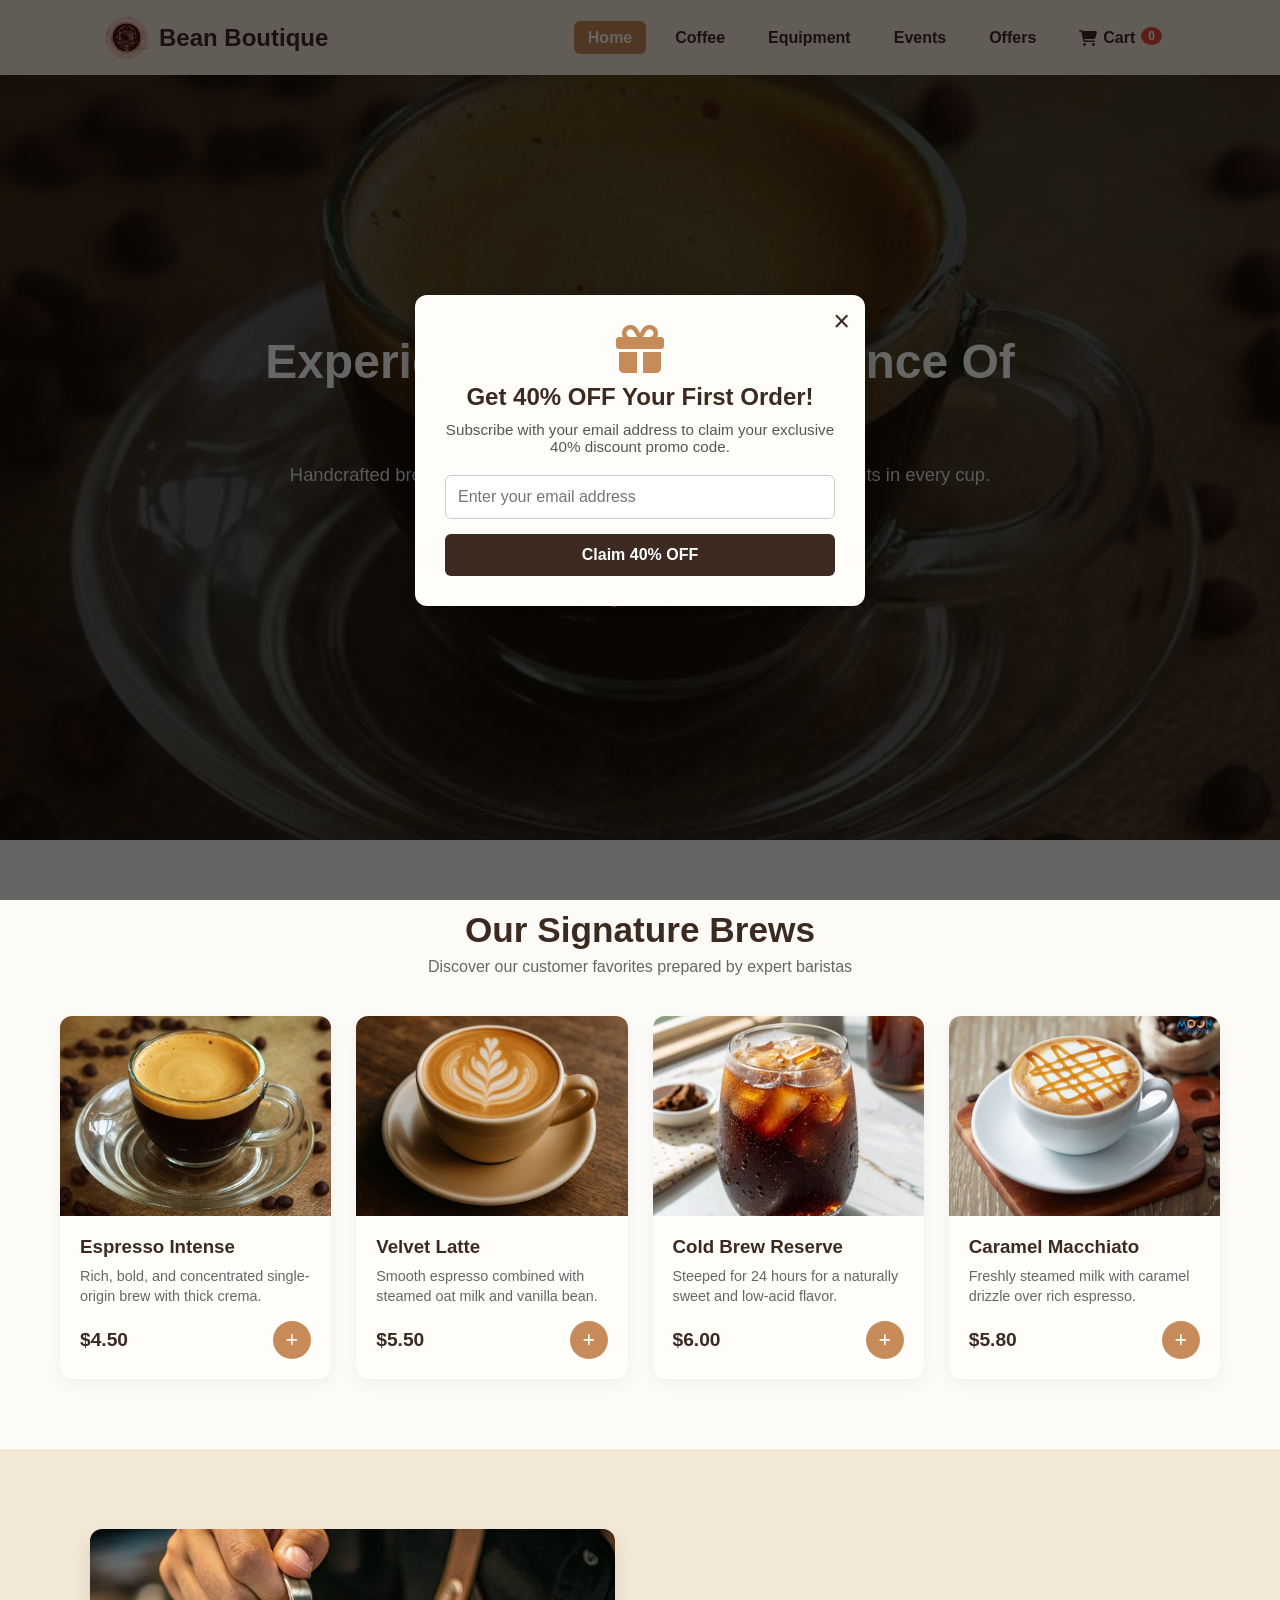
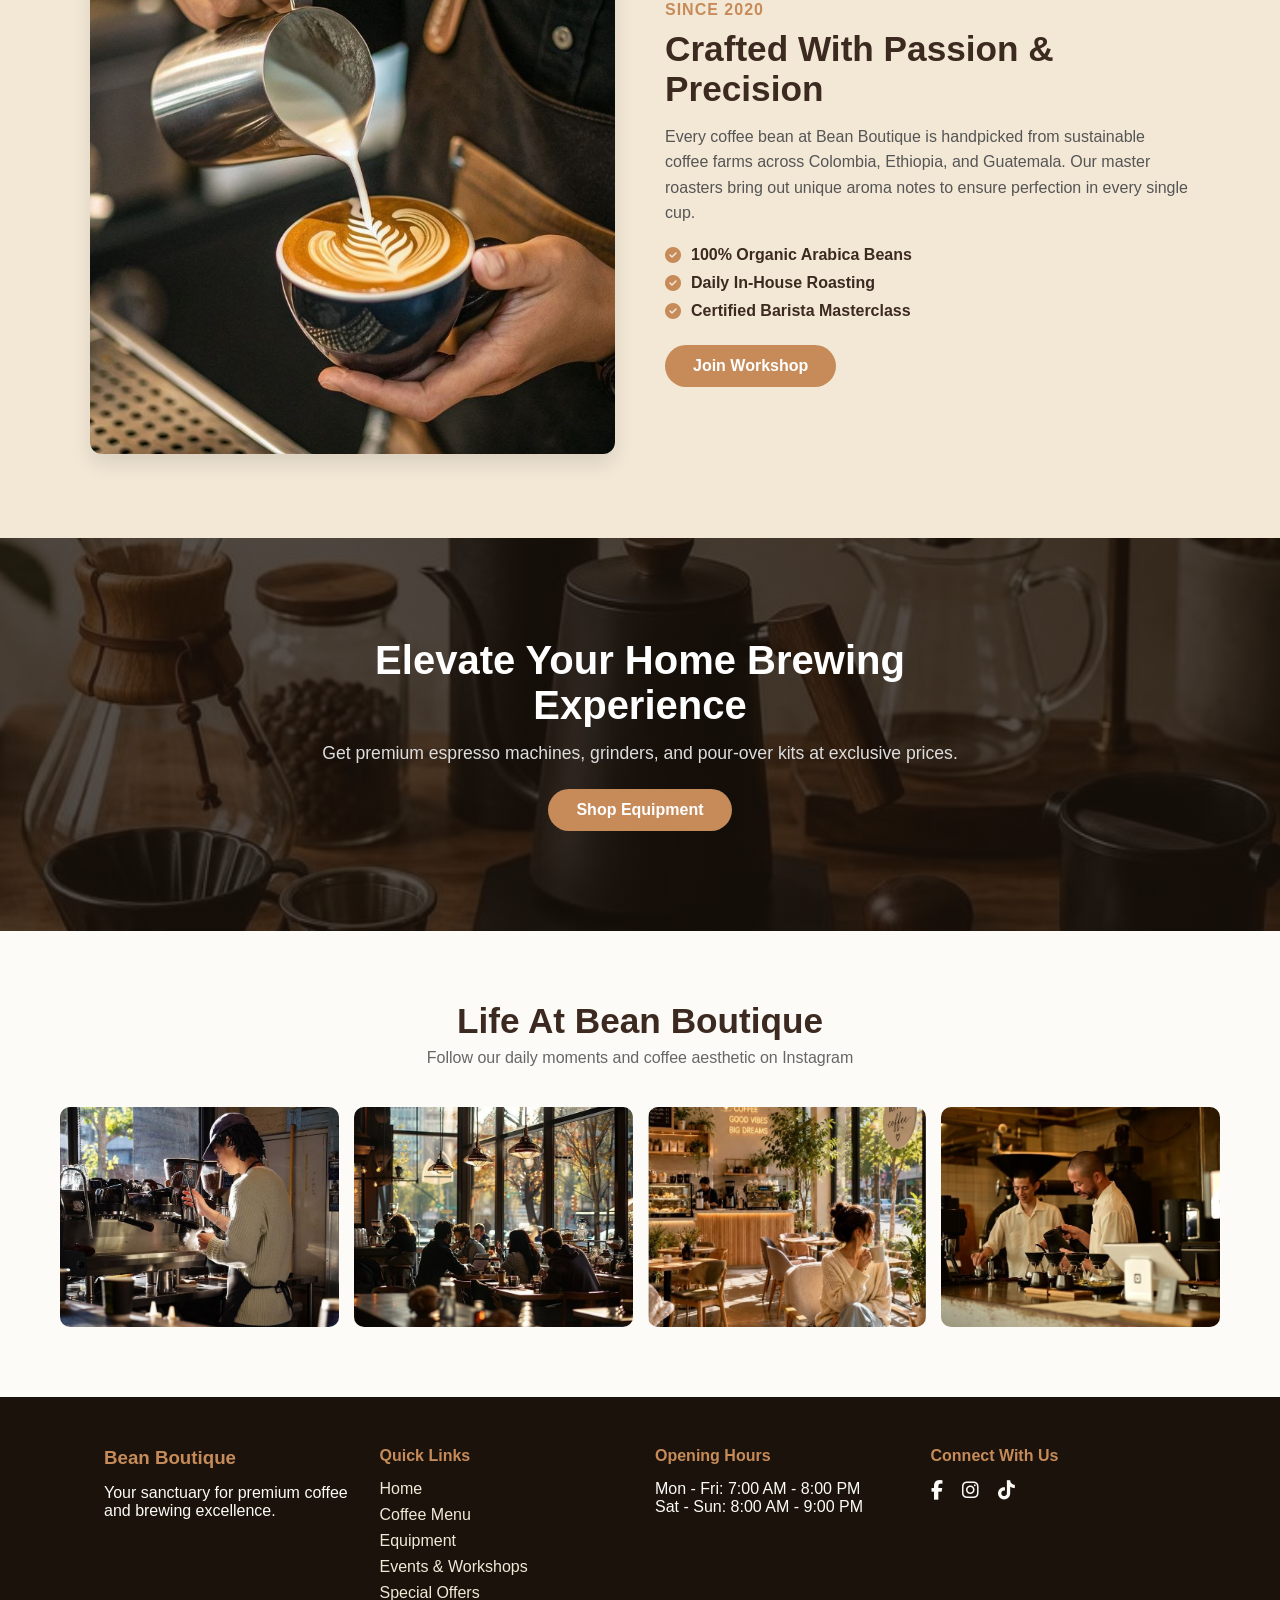
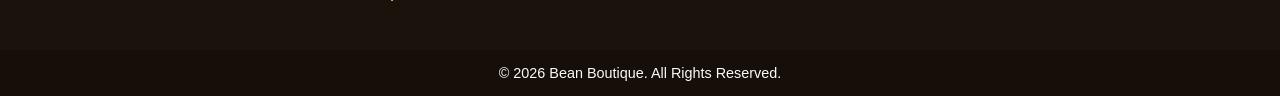
<file: HTML/index.html>
<!DOCTYPE html>
<html lang="en">
<head>
  <meta charset="UTF-8">
  <meta name="viewport" content="width=device-width, initial-scale=1.0">
  <title>Bean Boutique | Premium Coffee & Equipment</title>
  <link rel="stylesheet" href="../CSS/style.css">
  <link rel="stylesheet" href="https://cdnjs.cloudflare.com/ajax/libs/font-awesome/6.4.0/css/all.min.css">
  <link rel="stylesheet" href="https://unpkg.com/aos@next/dist/aos.css" />
</head>
<body>
  <header>
    <nav class="navbar">
      <div class="logo">
        <img src="../images/logo.png" alt="Bean Boutique Logo">
        <span>Bean Boutique</span>
      </div>
      
      <div class="menu-toggle" id="mobile-menu" onclick="toggleMenu()">
        <i class="fas fa-bars"></i>
      </div>

      <ul class="nav-links">
        <li><a href="index.html">Home</a></li>
        <li><a href="coffee.html">Coffee</a></li>
        <li><a href="equipment.html">Equipment</a></li>
        <li><a href="events.html">Events</a></li>
        <li><a href="offers.html">Offers</a></li>
        <li>
          <a href="cart.html" class="cart-link">
            <i class="fas fa-shopping-cart"></i> Cart
            <span id="cart-count" class="cart-badge">0</span>
          </a>
        </li>
      </ul>
    </nav>
  </header>
  <section class="hero-section">
    <div class="video-wrapper">
      <video autoplay loop muted playsinline poster="../images/image1.jpg">
        <source src="../video/bg-video.mp4" type="video/mp4">
        Your browser does not support video.
      </video>
      <div class="video-overlay"></div>
    </div>
    <div class="slideshow-container">
      <div class="slide fade">
        <span class="sub-title">Artisanal Coffee House</span>
        <h1>Experience The Pure Essence Of Coffee</h1>
        <p>Handcrafted brews, ethically sourced beans, and unforgettable moments in every cup.</p>
        <div class="hero-btns">
          <a href="coffee.html" class="btn btn-primary">Explore Menu</a>
          <a href="offers.html" class="btn btn-outline">Special Offers</a>
        </div>
      </div>

      <div class="slide fade">
        <span class="sub-title">Freshly Roasted Daily</span>
        <h1>Sourced From World-Class Coffee Farms</h1>
        <p>Directly imported organic beans roasted to perfection by our master baristas.</p>
        <div class="hero-btns">
          <a href="offers.html" class="btn btn-primary">View Discounts</a>
        </div>
      </div>

      <div class="slide fade">
        <span class="sub-title">Brewing Perfection</span>
        <h1>Premium Home Brewing Equipment</h1>
        <p>Elevate your morning coffee routine with state-of-the-art grinders and machines.</p>
        <div class="hero-btns">
          <a href="equipment.html" class="btn btn-primary">Shop Equipment</a>
        </div>
      </div>
      <div class="dots-container">
        <span class="dot" onclick="currentSlide(1)"></span>
        <span class="dot" onclick="currentSlide(2)"></span>
        <span class="dot" onclick="currentSlide(3)"></span>
      </div>
    </div>
  </section>
  <section class="featured-section">
    <div class="section-header">
      <h2>Our Signature Brews</h2>
      <p>Discover our customer favorites prepared by expert baristas</p>
    </div>

    <div class="cards-grid">
      <div class="card">
        <div class="card-img">
          <img src="../images/image1.jpg" alt="Espresso Special">
        </div>
        <div class="card-info">
          <h3>Espresso Intense</h3>
          <p>Rich, bold, and concentrated single-origin brew with thick crema.</p>
          <div class="card-bottom">
            <span class="price">$4.50</span>
            <button class="card-btn add-to-cart-btn" data-title="Espresso Intense" data-price="4.50" data-img="../images/image1.jpg"><i class="fas fa-plus"></i></button>
          </div>
        </div>
      </div>
      <div class="card">
        <div class="card-img">
          <img src="../images/image2.jpg" alt="Velvet Latte">
        </div>
        <div class="card-info">
          <h3>Velvet Latte</h3>
          <p>Smooth espresso combined with steamed oat milk and vanilla bean.</p>
          <div class="card-bottom">
            <span class="price">$5.50</span>
            <button class="card-btn add-to-cart-btn" data-title="Velvet Latte" data-price="5.50" data-img="../images/image2.jpg"><i class="fas fa-plus"></i></button>
          </div>
        </div>
      </div>

      <div class="card">
        <div class="card-img">
          <img src="../images/image3.jpg" alt="Cold Brew Reserve">
        </div>
        <div class="card-info">
          <h3>Cold Brew Reserve</h3>
          <p>Steeped for 24 hours for a naturally sweet and low-acid flavor.</p>
          <div class="card-bottom">
            <span class="price">$6.00</span>
            <button class="card-btn add-to-cart-btn" data-title="Cold Brew Reserve" data-price="6.00" data-img="../images/image3.jpg"><i class="fas fa-plus"></i></button>
          </div>
        </div>
      </div>

      <div class="card">
        <div class="card-img">
          <img src="../images/image4.jpg" alt="Caramel Macchiato">
        </div>
        <div class="card-info">
          <h3>Caramel Macchiato</h3>
          <p>Freshly steamed milk with caramel drizzle over rich espresso.</p>
          <div class="card-bottom">
            <span class="price">$5.80</span>
            <button class="card-btn add-to-cart-btn" data-title="Caramel Macchiato" data-price="5.80" data-img="../images/image4.jpg"><i class="fas fa-plus"></i></button>
          </div>
          </div>
        </div>
    </div>
  </section>
  <section class="story-section">
    <div class="story-container">
      <div class="story-image">
        <img src="../images/image5.jpg" alt="Our Craftsmanship">
      </div>
      <div class="story-text">
        <span class="tag">Since 2020</span>
        <h2>Crafted With Passion & Precision</h2>
        <p>Every coffee bean at Bean Boutique is handpicked from sustainable coffee farms across Colombia, Ethiopia, and Guatemala. Our master roasters bring out unique aroma notes to ensure perfection in every single cup.</p>
        <ul class="story-features">
          <li><i class="fas fa-check-circle"></i> 100% Organic Arabica Beans</li>
          <li><i class="fas fa-check-circle"></i> Daily In-House Roasting</li>
          <li><i class="fas fa-check-circle"></i> Certified Barista Masterclass</li>
        </ul>
        <a href="events.html" class="btn btn-primary">Join Workshop</a>
      </div>
    </div>
  </section>
  <section class="banner-section" style="background-image: linear-gradient(rgba(26, 18, 11, 0.75), rgba(26, 18, 11, 0.75)), url('../images/image6.jpg');">
    <div class="banner-content">
      <h2>Elevate Your Home Brewing Experience</h2>
      <p>Get premium espresso machines, grinders, and pour-over kits at exclusive prices.</p>
      <a href="equipment.html" class="btn btn-gold">Shop Equipment</a>
    </div>
  </section>
  <section class="gallery-section">
    <div class="section-header">
      <h2>Life At Bean Boutique</h2>
      <p>Follow our daily moments and coffee aesthetic on Instagram</p>
    </div>
    <div class="gallery-grid">
      <div class="gallery-item"><img src="../images/image7.jpg" alt="Gallery 1"></div>
      <div class="gallery-item"><img src="../images/image8.jpg" alt="Gallery 2"></div>
      <div class="gallery-item"><img src="../images/image9.jpg" alt="Gallery 3"></div>
      <div class="gallery-item"><img src="../images/image10.jpg" alt="Gallery 4"></div>
    </div>
  </section>
  <footer>
    <div class="footer-container">
      <div class="footer-col">
        <h3>Bean Boutique</h3>
        <p>Your sanctuary for premium coffee and brewing excellence.</p>
      </div>

      <div class="footer-col">
        <h4>Quick Links</h4>
        <ul>
          <li><a href="index.html">Home</a></li>
          <li><a href="coffee.html">Coffee Menu</a></li>
          <li><a href="equipment.html">Equipment</a></li>
          <li><a href="events.html">Events & Workshops</a></li>
          <li><a href="offers.html">Special Offers</a></li>
        </ul>
      </div>

      <div class="footer-col">
        <h4>Opening Hours</h4>
        <p>Mon - Fri: 7:00 AM - 8:00 PM</p>
        <p>Sat - Sun: 8:00 AM - 9:00 PM</p>
      </div>

      <div class="footer-col">
        <h4>Connect With Us</h4>
        <div class="social-links">
          <a href="#"><i class="fab fa-facebook-f"></i></a>
          <a href="#"><i class="fab fa-instagram"></i></a>
          <a href="#"><i class="fab fa-tiktok"></i></a>
        </div>
      </div>
    </div>
    <div class="footer-bottom">
      <p>&copy; 2026 Bean Boutique. All Rights Reserved.</p>
    </div>
  </footer>
  <div id="discount-modal" class="modal">
    <div class="modal-content">
      <span class="close-btn" id="close-modal">&times;</span>
      <div class="modal-body">
        <i class="fas fa-gift gift-icon"></i>
        <h2>Get 40% OFF Your First Order!</h2>
        <p>Subscribe with your email address to claim your exclusive 40% discount promo code.</p>
        <form id="newsletter-form" novalidate>
          <div class="input-group">
            <input type="email" id="user-email" placeholder="Enter your email address" required>
            <p id="error-msg" class="error-msg"></p>
          </div>
          <button type="submit" class="modal-btn">Claim 40% OFF</button>
        </form>
      </div>
    </div>
  </div>

  <script src="../JS/script.js"></script>
</body>
</html>
</file>
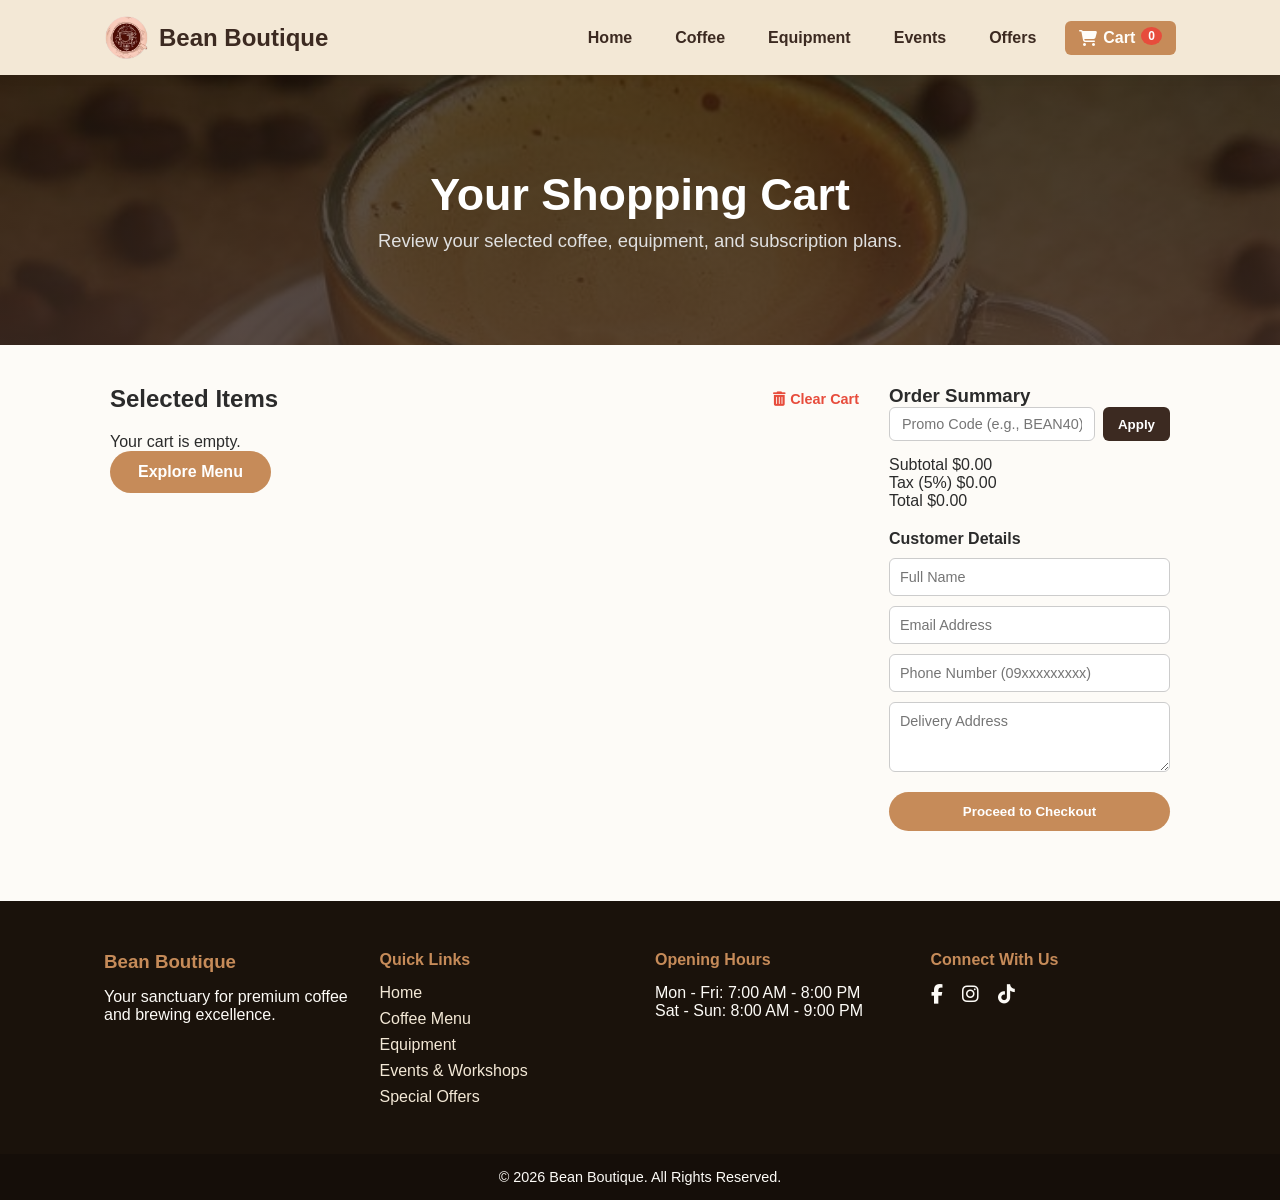
<file: HTML/cart.html>
<!DOCTYPE html>
<html lang="en">
<head>
  <meta charset="UTF-8">
  <meta name="viewport" content="width=device-width, initial-scale=1.0">
  <title>Shopping Cart | Bean Boutique</title>
  <link rel="stylesheet" href="../CSS/style.css">
  <link rel="stylesheet" href="https://cdnjs.cloudflare.com/ajax/libs/font-awesome/6.4.0/css/all.min.css">
  <link rel="stylesheet" href="https://unpkg.com/aos@next/dist/aos.css" />
</head>
<body>
  <header>
    <nav class="navbar">
      <div class="logo">
        <img src="../images/logo.png" alt="Bean Boutique Logo">
        <span>Bean Boutique</span>
      </div>
      <div class="menu-toggle" onclick="toggleMenu()"><i class="fas fa-bars"></i></div>
      <ul class="nav-links" id="nav-links">
        <li><a href="index.html">Home</a></li>
        <li><a href="coffee.html">Coffee</a></li>
        <li><a href="equipment.html">Equipment</a></li>
        <li><a href="events.html">Events</a></li>
        <li><a href="offers.html">Offers</a></li>
        <li>
          <a href="cart.html" class="cart-link active">
            <i class="fas fa-shopping-cart"></i> Cart
            <span id="cart-count" class="cart-badge">0</span>
          </a>
        </li>
      </ul>
    </nav>
  </header>
  <section class="coffee-hero-banner" style="background-image: url('../images/image1.jpg'); height: 30vh;">
    <div class="banner-overlay"></div>
    <div class="banner-text">
      <h1>Your Shopping Cart</h1>
      <p>Review your selected coffee, equipment, and subscription plans.</p>
    </div>
  </section>
  <section class="cart-page-section">
    <div class="cart-container">
      <div class="cart-items-wrapper">
        <div class="cart-header-actions">
          <h2>Selected Items</h2>
          <button class="clear-cart-btn" onclick="clearAllCart()"><i class="fas fa-trash-alt"></i> Clear Cart</button>
        </div>
        <div id="cart-items-list">
        </div>
      </div>
      <div class="cart-summary-wrapper">
        <h3>Order Summary</h3>
        
        <div class="coupon-box">
          <input type="text" id="coupon-code" placeholder="Promo Code (e.g., BEAN40)">
          <button onclick="applyCoupon()">Apply</button>
        </div>
        <p id="coupon-msg" class="coupon-msg"></p>

        <div class="summary-line">
          <span>Subtotal</span>
          <span id="subtotal-price">$0.00</span>
        </div>
        <div class="summary-line" id="discount-row" style="display: none; color: #27ae60;">
          <span>Discount (40% OFF)</span>
          <span id="discount-price">-$0.00</span>
        </div>
        <div class="summary-line">
          <span>Tax (5%)</span>
          <span id="tax-price">$0.00</span>
        </div>
        <div class="summary-line total-line">
          <span>Total</span>
          <span id="total-price">$0.00</span>
        </div>

        <form id="checkout-form" class="checkout-form" onsubmit="handleCheckout(event)">
          <h4>Customer Details</h4>
          <input type="text" id="cust-name" placeholder="Full Name" required>
          <input type="email" id="cust-email" placeholder="Email Address" required>
          <input type="tel" id="cust-phone" placeholder="Phone Number (09xxxxxxxxx)" required>
          <textarea id="cust-address" placeholder="Delivery Address" rows="3" required></textarea>
          
          <button type="submit" class="btn btn-primary checkout-btn">Proceed to Checkout</button>
        </form>
      </div>

    </div>
  </section>

  <footer>
    <div class="footer-container">
      <div class="footer-col">
        <h3>Bean Boutique</h3>
        <p>Your sanctuary for premium coffee and brewing excellence.</p>
      </div>
      <div class="footer-col">
        <h4>Quick Links</h4>
        <ul>
          <li><a href="index.html">Home</a></li>
          <li><a href="coffee.html">Coffee Menu</a></li>
          <li><a href="equipment.html">Equipment</a></li>
          <li><a href="events.html">Events & Workshops</a></li>
          <li><a href="offers.html">Special Offers</a></li>
        </ul>
      </div>
      <div class="footer-col">
        <h4>Opening Hours</h4>
        <p>Mon - Fri: 7:00 AM - 8:00 PM</p>
        <p>Sat - Sun: 8:00 AM - 9:00 PM</p>
      </div>
      <div class="footer-col">
        <h4>Connect With Us</h4>
        <div class="social-links">
          <a href="#"><i class="fab fa-facebook-f"></i></a>
          <a href="#"><i class="fab fa-instagram"></i></a>
          <a href="#"><i class="fab fa-tiktok"></i></a>
        </div>
      </div>
    </div>
    <div class="footer-bottom">
      <p>&copy; 2026 Bean Boutique. All Rights Reserved.</p>
    </div>
  </footer>

  <script src="../JS/script.js"></script>
</body>
</html>
</file>
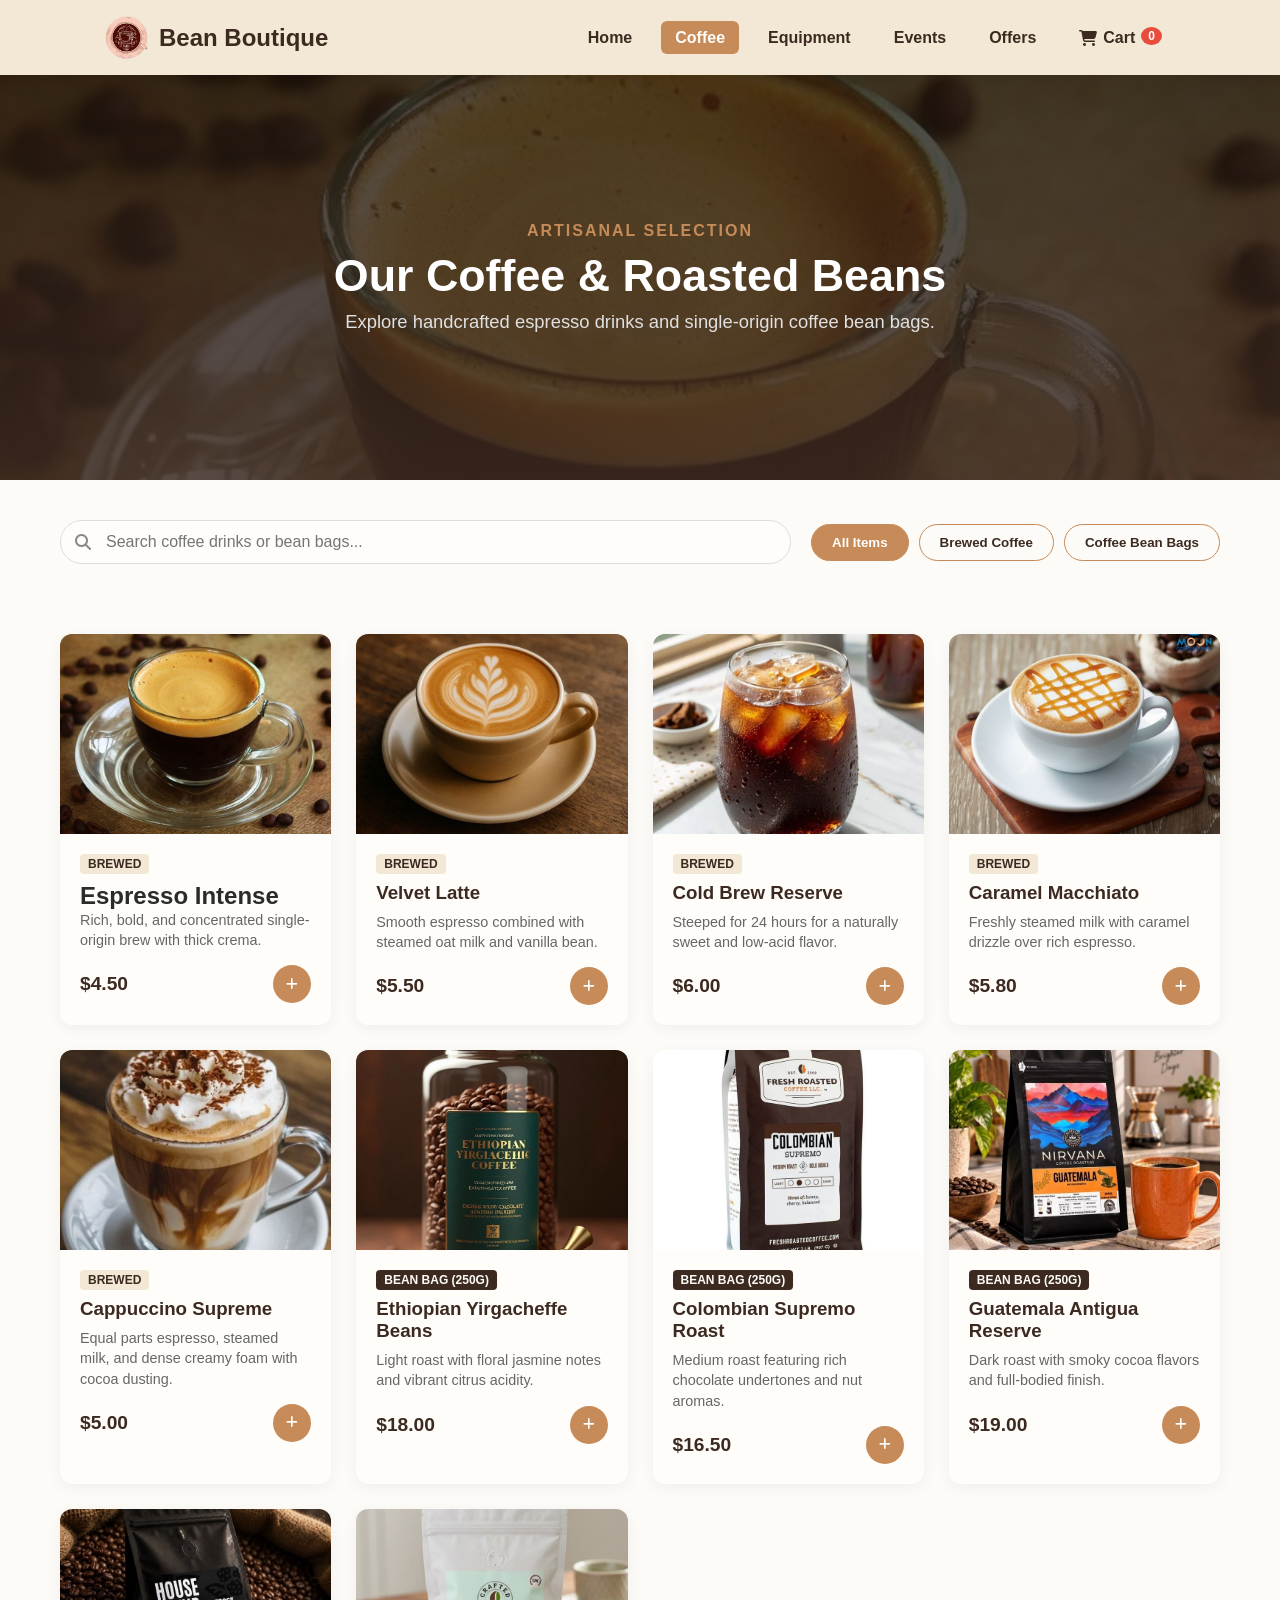
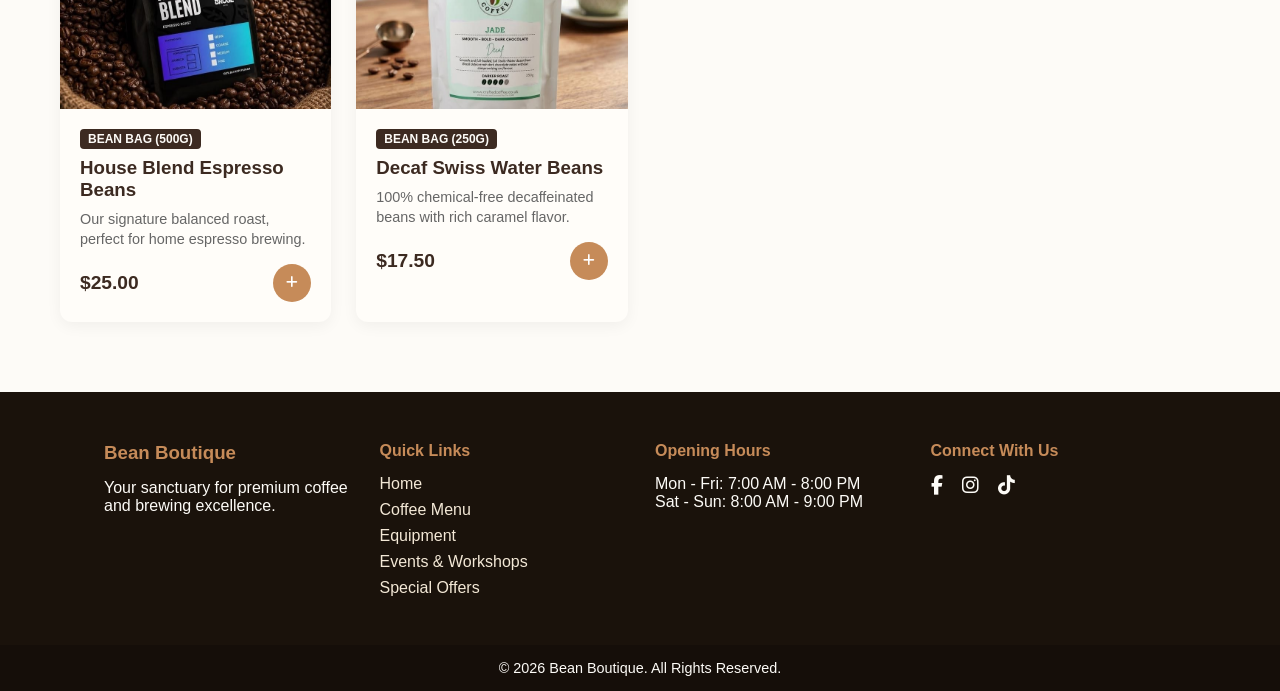
<file: HTML/coffee.html>
<!DOCTYPE html>
<html lang="en">
<head>
  <meta charset="UTF-8">
  <meta name="viewport" content="width=device-width, initial-scale=1.0">
  <title>Coffee Collection | Bean Boutique</title>
  <link rel="stylesheet" href="../CSS/style.css">
  <link rel="stylesheet" href="https://cdnjs.cloudflare.com/ajax/libs/font-awesome/6.4.0/css/all.min.css">
  <link rel="stylesheet" href="https://unpkg.com/aos@next/dist/aos.css" />
</head>
<body>
  <header>
    <nav class="navbar">
      <div class="logo">
        <img src="../images/logo.png" alt="Bean Boutique Logo">
        <span>Bean Boutique</span>
      </div>
      <div class="menu-toggle" id="mobile-menu" onclick="toggleMenu()">
        <i class="fas fa-bars"></i>
      </div>
      <ul class="nav-links">
        <li><a href="index.html">Home</a></li>
        <li><a href="coffee.html">Coffee</a></li>
        <li><a href="equipment.html">Equipment</a></li>
        <li><a href="events.html">Events</a></li>
        <li><a href="offers.html">Offers</a></li>
        <li>
          <a href="cart.html" class="cart-link">
            <i class="fas fa-shopping-cart"></i> Cart
            <span id="cart-count" class="cart-badge">0</span>
          </a>
        </li>
      </ul>
    </nav>
  </header>
  <section class="coffee-hero-banner">
    <div class="banner-overlay"></div>
    <div class="banner-text">
      <span class="sub-title">Artisanal Selection</span>
      <h1>Our Coffee & Roasted Beans</h1>
      <p>Explore handcrafted espresso drinks and single-origin coffee bean bags.</p>
    </div>
  </section>
  <div class="search-filter-section">
    <div class="search-wrapper">
      <i class="fas fa-search search-icon"></i>
      <input type="text" id="coffee-search" placeholder="Search coffee drinks or bean bags..." onkeyup="filterCoffee()">
    </div>

    <div class="filter-buttons">
      <button class="filter-btn active" onclick="filterCategory('all', this)">All Items</button>
      <button class="filter-btn" onclick="filterCategory('brew', this)">Brewed Coffee</button>
      <button class="filter-btn" onclick="filterCategory('beans', this)">Coffee Bean Bags</button>
    </div>
  </div>
  <section class="featured-section">
    <div class="cards-grid" id="coffee-grid">
      <div class="card coffee-card" data-category="brew" data-title="Espresso Intense">
        <div class="card-img"><img src="../images/image1.jpg" alt="Espresso Intense"></div>
        <div class="card-info">
          <span class="badge">Brewed</span>
          <h2>Espresso Intense</h2>
          <p>Rich, bold, and concentrated single-origin brew with thick crema.</p>
          <div class="card-bottom">
            <span class="price">$4.50</span>
            <button class="card-btn add-to-cart-btn" data-title="Espresso Intense" data-price="4.50" data-img="../images/image1.jpg"><i class="fas fa-plus"></i></button>
          </div>
        </div>
      </div>
      <div class="card coffee-card" data-category="brew" data-title="Velvet Latte">
        <div class="card-img"><img src="../images/image2.jpg" alt="Velvet Latte"></div>
        <div class="card-info">
          <span class="badge">Brewed</span>
          <h3>Velvet Latte</h3>
          <p>Smooth espresso combined with steamed oat milk and vanilla bean.</p>
          <div class="card-bottom">
            <span class="price">$5.50</span>
            <button class="card-btn add-to-cart-btn" data-title="Velvet Latte" data-price="5.50" data-img="../images/image2.jpg"><i class="fas fa-plus"></i></button>
          </div>
        </div>
      </div>
      <div class="card coffee-card" data-category="brew" data-title="Cold Brew Reserve">
        <div class="card-img"><img src="../images/image3.jpg" alt="Cold Brew Reserve"></div>
        <div class="card-info">
          <span class="badge">Brewed</span>
          <h3>Cold Brew Reserve</h3>
          <p>Steeped for 24 hours for a naturally sweet and low-acid flavor.</p>
          <div class="card-bottom">
            <span class="price">$6.00</span>
            <button class="card-btn add-to-cart-btn" data-title="Cold Brew Reserve" data-price="6.00" data-img="../images/image3.jpg"><i class="fas fa-plus"></i></button>
          </div>
        </div>
      </div>
      <div class="card coffee-card" data-category="brew" data-title="Caramel Macchiato">
        <div class="card-img"><img src="../images/image4.jpg" alt="Caramel Macchiato"></div>
        <div class="card-info">
          <span class="badge">Brewed</span>
          <h3>Caramel Macchiato</h3>
          <p>Freshly steamed milk with caramel drizzle over rich espresso.</p>
          <div class="card-bottom">
            <span class="price">$5.80</span>
            <button class="card-btn add-to-cart-btn" data-title="Caramel Macchiato" data-price="5.80" data-img="../images/image4.jpg"><i class="fas fa-plus"></i></button>
          </div>
        </div>
      </div>
      <div class="card coffee-card" data-category="brew" data-title="Cappuccino Supreme">
        <div class="card-img"><img src="../images/image11.jpg" alt="Cappuccino Supreme"></div>
        <div class="card-info">
          <span class="badge">Brewed</span>
          <h3>Cappuccino Supreme</h3>
          <p>Equal parts espresso, steamed milk, and dense creamy foam with cocoa dusting.</p>
          <div class="card-bottom">
            <span class="price">$5.00</span>
            <button class="card-btn add-to-cart-btn" data-title="Cappuccino Supreme" data-price="5.00" data-img="../images/image11.jpg"><i class="fas fa-plus"></i></button>
          </div>
        </div>
      </div>
      <div class="card coffee-card" data-category="beans" data-title="Ethiopian Yirgacheffe Beans">
        <div class="card-img"><img src="../images/image12.jpg" alt="Ethiopian Yirgacheffe Beans"></div>
        <div class="card-info">
          <span class="badge badge-beans">Bean Bag (250g)</span>
          <h3>Ethiopian Yirgacheffe Beans</h3>
          <p>Light roast with floral jasmine notes and vibrant citrus acidity.</p>
          <div class="card-bottom">
            <span class="price">$18.00</span>
            <button class="card-btn add-to-cart-btn" data-title="Ethiopian Yirgacheffe Beans" data-price="18.00" data-img="../images/image12.jpg"><i class="fas fa-plus"></i></button>
          </div>
        </div>
      </div>
      <div class="card coffee-card" data-category="beans" data-title="Colombian Supremo Roast">
        <div class="card-img"><img src="../images/image13.jpg" alt="Colombian Supremo Roast"></div>
        <div class="card-info">
          <span class="badge badge-beans">Bean Bag (250g)</span>
          <h3>Colombian Supremo Roast</h3>
          <p>Medium roast featuring rich chocolate undertones and nut aromas.</p>
          <div class="card-bottom">
            <span class="price">$16.50</span>
            <button class="card-btn add-to-cart-btn" data-title="Colombian Supremo Roast" data-price="16.50" data-img="../images/image13.jpg"><i class="fas fa-plus"></i></button>
          </div>
        </div>
      </div>
      <div class="card coffee-card" data-category="beans" data-title="Guatemala Antigua Reserve">
        <div class="card-img"><img src="../images/image14.jpg" alt="Guatemala Antigua Reserve"></div>
        <div class="card-info">
          <span class="badge badge-beans">Bean Bag (250g)</span>
          <h3>Guatemala Antigua Reserve</h3>
          <p>Dark roast with smoky cocoa flavors and full-bodied finish.</p>
          <div class="card-bottom">
            <span class="price">$19.00</span>
            <button class="card-btn add-to-cart-btn" data-title="Guatemala Antigua Reserve" data-price="19.00" data-img="../images/image14.jpg"><i class="fas fa-plus"></i></button>
          </div>
        </div>
      </div>
      <div class="card coffee-card" data-category="beans" data-title="House Blend Espresso Beans">
        <div class="card-img"><img src="../images/image15.jpg" alt="House Blend Espresso Beans"></div>
        <div class="card-info">
          <span class="badge badge-beans">Bean Bag (500g)</span>
          <h3>House Blend Espresso Beans</h3>
          <p>Our signature balanced roast, perfect for home espresso brewing.</p>
          <div class="card-bottom">
            <span class="price">$25.00</span>
            <button class="card-btn add-to-cart-btn" data-title="House Blend Espresso Beans" data-price="25.00" data-img="../images/image15.jpg"><i class="fas fa-plus"></i></button>
          </div>
        </div>
      </div>

      <div class="card coffee-card" data-category="beans" data-title="Decaf Swiss Water Beans">
        <div class="card-img"><img src="../images/image16.jpg" alt="Decaf Swiss Water Beans"></div>
        <div class="card-info">
          <span class="badge badge-beans">Bean Bag (250g)</span>
          <h3>Decaf Swiss Water Beans</h3>
          <p>100% chemical-free decaffeinated beans with rich caramel flavor.</p>
          <div class="card-bottom">
            <span class="price">$17.50</span>
            <button class="card-btn add-to-cart-btn" data-title="Decaf Swiss Water Beans" data-price="17.50" data-img="../images/image16.jpg"><i class="fas fa-plus"></i></button>
          </div>
        </div>
      </div>

    </div>

    <div id="no-results" class="no-results" style="display: none;">
      <i class="fas fa-mug-hot"></i>
      <p>No coffee found matching your search.</p>
    </div>
  </section>
  <footer>
    <div class="footer-container">
      <div class="footer-col">
        <h3>Bean Boutique</h3>
        <p>Your sanctuary for premium coffee and brewing excellence.</p>
      </div>
      <div class="footer-col">
        <h4>Quick Links</h4>
        <ul>
          <li><a href="index.html">Home</a></li>
          <li><a href="coffee.html">Coffee Menu</a></li>
          <li><a href="equipment.html">Equipment</a></li>
          <li><a href="events.html">Events & Workshops</a></li>
          <li><a href="offers.html">Special Offers</a></li>
        </ul>
      </div>
      <div class="footer-col">
        <h4>Opening Hours</h4>
        <p>Mon - Fri: 7:00 AM - 8:00 PM</p>
        <p>Sat - Sun: 8:00 AM - 9:00 PM</p>
      </div>
      <div class="footer-col">
        <h4>Connect With Us</h4>
        <div class="social-links">
          <a href="#"><i class="fab fa-facebook-f"></i></a>
          <a href="#"><i class="fab fa-instagram"></i></a>
          <a href="#"><i class="fab fa-tiktok"></i></a>
        </div>
      </div>
    </div>
    <div class="footer-bottom">
      <p>&copy; 2026 Bean Boutique. All Rights Reserved.</p>
    </div>
  </footer>

  <script src="../JS/script.js"></script>
</body>
</html>
</file>
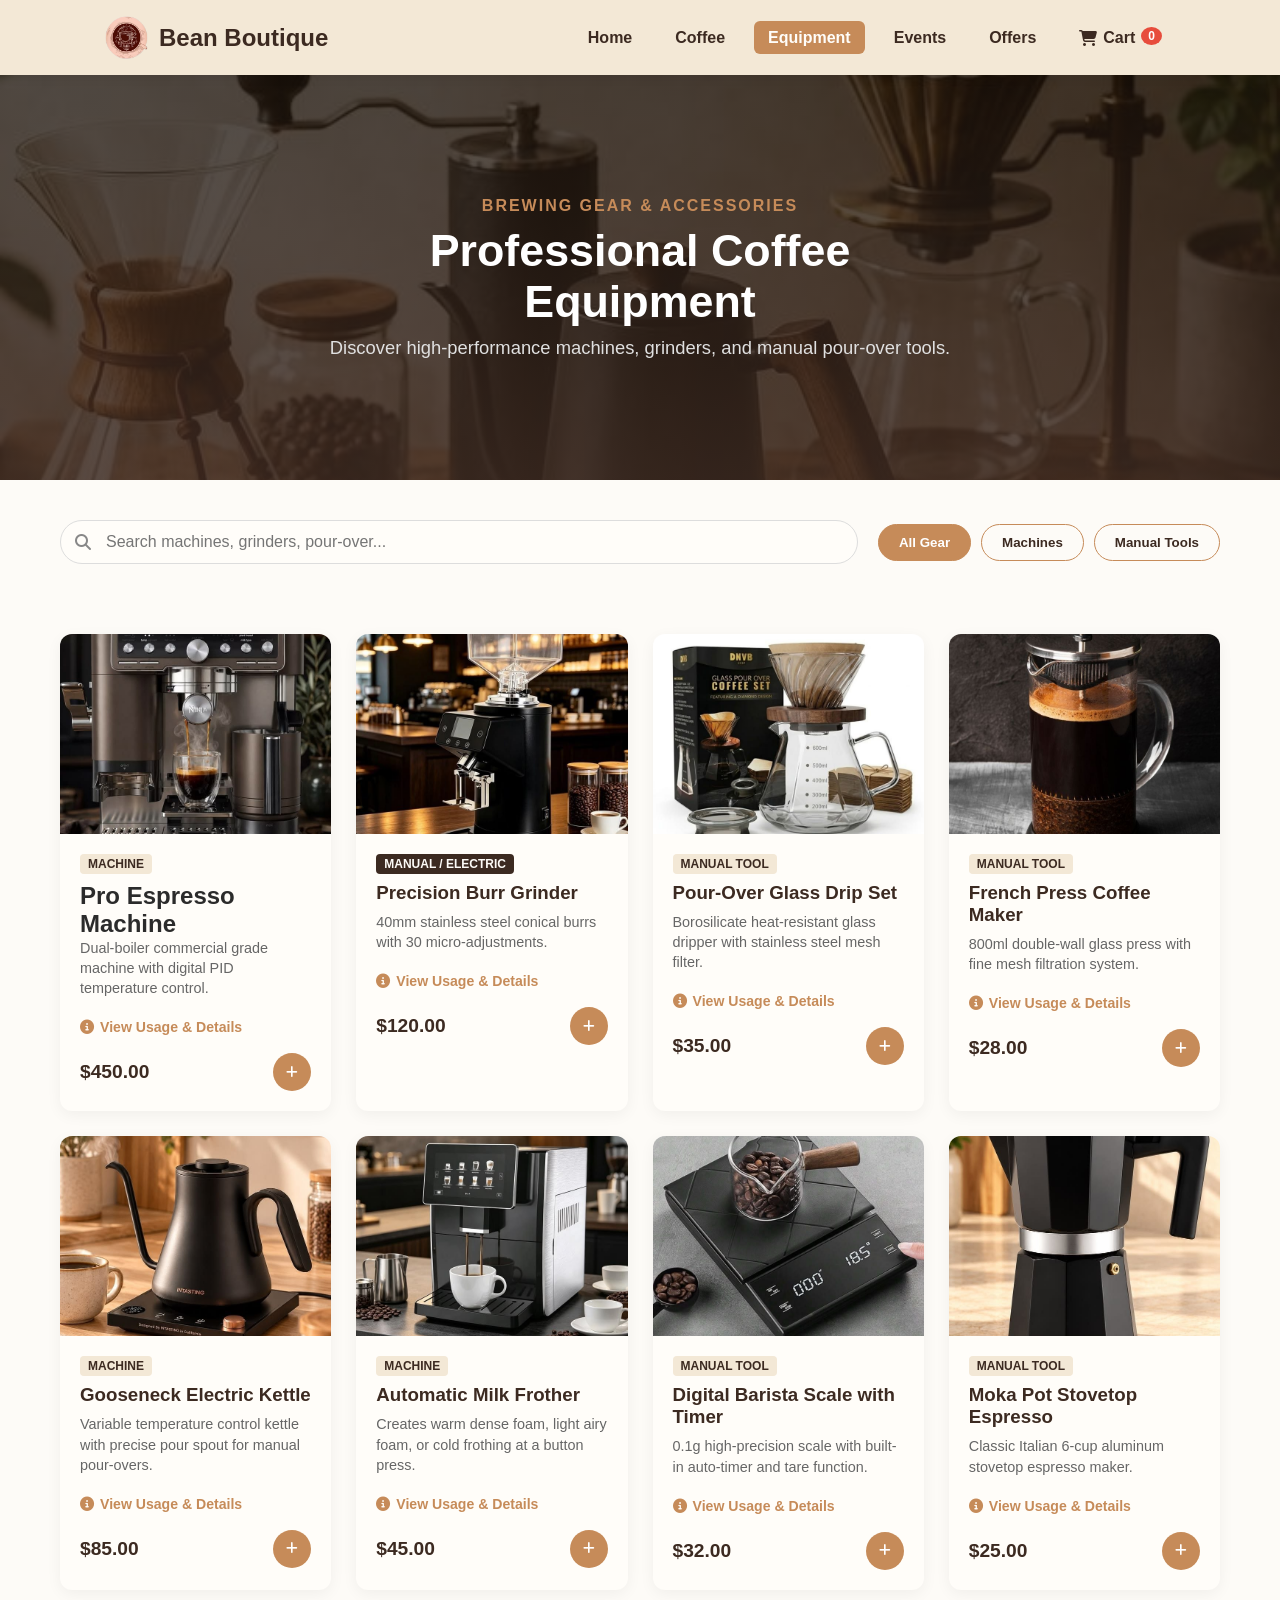
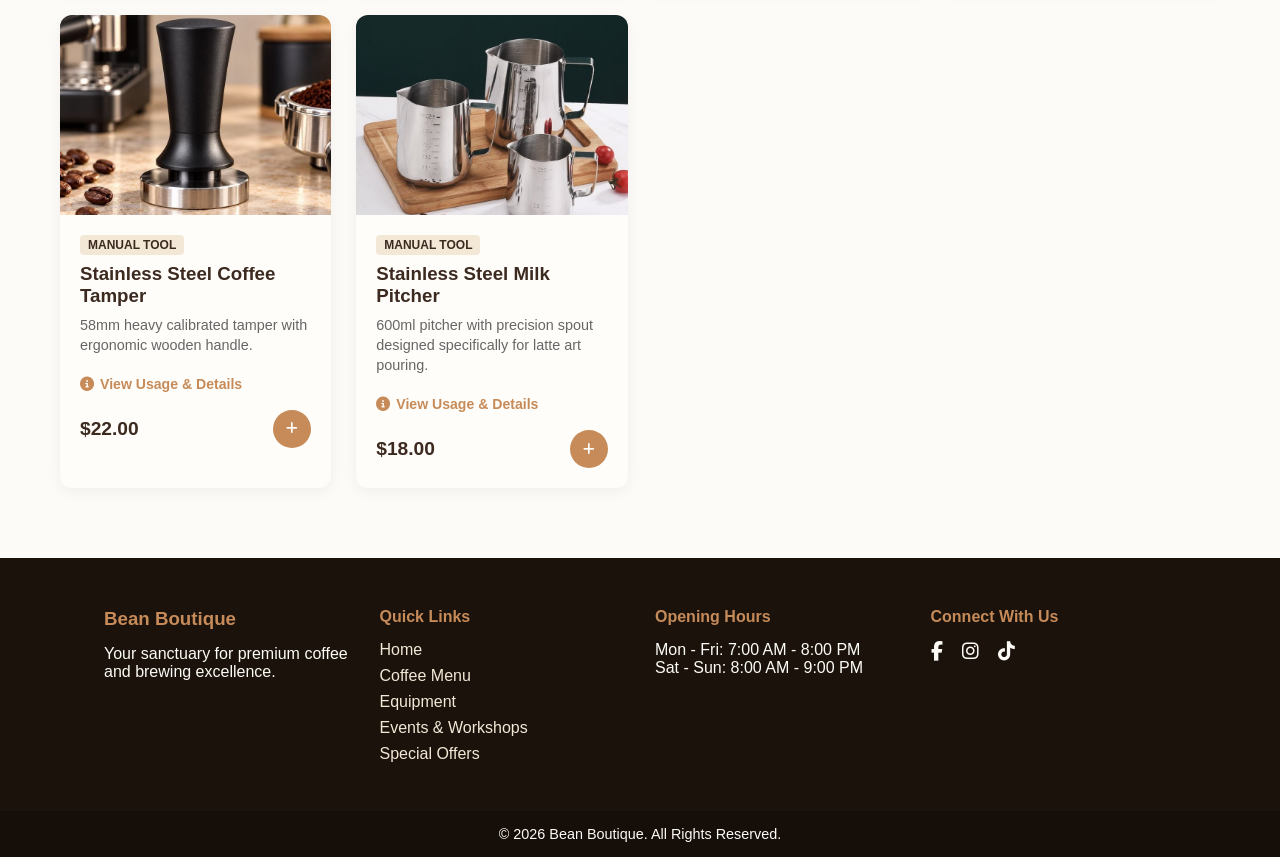
<file: HTML/equipment.html>
<!DOCTYPE html>
<html lang="en">
<head>
  <meta charset="UTF-8">
  <meta name="viewport" content="width=device-width, initial-scale=1.0">
  <title>Brewing Equipment | Bean Boutique</title>
  <link rel="stylesheet" href="../CSS/style.css">
  <link rel="stylesheet" href="https://cdnjs.cloudflare.com/ajax/libs/font-awesome/6.4.0/css/all.min.css">
  <link rel="stylesheet" href="https://unpkg.com/aos@next/dist/aos.css" />
</head>
<body>
  <header>
    <nav class="navbar">
      <div class="logo">
        <img src="../images/logo.png" alt="Bean Boutique Logo">
        <span>Bean Boutique</span>
      </div>
      <div class="menu-toggle" id="mobile-menu" onclick="toggleMenu()">
        <i class="fas fa-bars"></i>
      </div>
      <ul class="nav-links">
        <li><a href="index.html">Home</a></li>
        <li><a href="coffee.html">Coffee</a></li>
        <li><a href="equipment.html">Equipment</a></li>
        <li><a href="events.html">Events</a></li>
        <li><a href="offers.html">Offers</a></li>
        <li>
          <a href="cart.html" class="cart-link">
            <i class="fas fa-shopping-cart"></i> Cart
            <span id="cart-count" class="cart-badge">0</span>
          </a>
        </li>
      </ul>
    </nav>
  </header>
  <section class="coffee-hero-banner" style="background-image: url('../images/image6.jpg');">
    <div class="banner-overlay"></div>
    <div class="banner-text">
      <span class="sub-title">Brewing Gear & Accessories</span>
      <h1>Professional Coffee Equipment</h1>
      <p>Discover high-performance machines, grinders, and manual pour-over tools.</p>
    </div>
  </section>
  <div class="search-filter-section">
    <div class="search-wrapper">
      <i class="fas fa-search search-icon"></i>
      <input type="text" id="equipment-search" placeholder="Search machines, grinders, pour-over..." onkeyup="filterEquipment()">
    </div>

    <div class="filter-buttons">
      <button class="filter-btn active" onclick="filterCategory('all', this)">All Gear</button>
      <button class="filter-btn" onclick="filterCategory('machine', this)">Machines</button>
      <button class="filter-btn" onclick="filterCategory('manual', this)">Manual Tools</button>
    </div>
  </div>
  <section class="featured-section">
    <div class="cards-grid" id="equipment-grid">
      <div class="card equipment-card" data-category="machine" data-title="Pro Espresso Machine">
        <div class="card-img"><img src="../images/image17.jpg" alt="Pro Espresso Machine"></div>
        <div class="card-info">
          <span class="badge">Machine</span>
          <h2>Pro Espresso Machine</h2>
          <p>Dual-boiler commercial grade machine with digital PID temperature control.</p>
          <button class="details-link-btn" onclick="openDetailModal('Pro Espresso Machine', '../images/image17.jpg', 'Dual-boiler system for simultaneous extraction and milk steaming. Built-in PID controller ensures accurate water temperature within 0.5°C.', '1. Fill the water tank with filtered water.\n2. Preheat the portafilter and grind fresh espresso beans.\n3. Tamp evenly with 30 lbs of pressure and lock portafilter into the group head.\n4. Start extraction (aim for 25-30 seconds for 1:2 ratio).')">
            <i class="fas fa-info-circle"></i> View Usage & Details
          </button>
          <div class="card-bottom">
            <span class="price">$450.00</span>
            <button class="card-btn add-to-cart-btn" data-title="Pro Espresso Machine" data-price="450.00" data-img="../images/image17.jpg"><i class="fas fa-plus"></i></button>
          </div>
        </div>
      </div>
      <div class="card equipment-card" data-category="manual" data-title="Precision Burr Grinder">
        <div class="card-img"><img src="../images/image18.jpg" alt="Precision Burr Grinder"></div>
        <div class="card-info">
          <span class="badge badge-beans">Manual / Electric</span>
          <h3>Precision Burr Grinder</h3>
          <p>40mm stainless steel conical burrs with 30 micro-adjustments.</p>
          <button class="details-link-btn" onclick="openDetailModal('Precision Burr Grinder', '../images/image18.jpg', 'High-carbon steel burrs preserve coffee aroma by minimizing friction heat during grinding.', '1. Adjust the grind size dial (1-10 for Espresso, 15-20 for Filter, 25-30 for French Press).\n2. Pour whole coffee beans into the hopper.\n3. Turn on power or rotate hand crank smoothly.\n4. Clean burrs weekly using the included brush.')">
            <i class="fas fa-info-circle"></i> View Usage & Details
          </button>
          <div class="card-bottom">
            <span class="price">$120.00</span>
            <button class="card-btn add-to-cart-btn" data-title="Precision Burr Grinder" data-price="120.00" data-img="../images/image18.jpg"><i class="fas fa-plus"></i></button>
          </div>
        </div>
      </div>
      <div class="card equipment-card" data-category="manual" data-title="Pour-Over Glass Drip Set">
        <div class="card-img"><img src="../images/image19.jpg" alt="Pour-Over Glass Drip Set"></div>
        <div class="card-info">
          <span class="badge">Manual Tool</span>
          <h3>Pour-Over Glass Drip Set</h3>
          <p>Borosilicate heat-resistant glass dripper with stainless steel mesh filter.</p>
          <button class="details-link-btn" onclick="openDetailModal('Pour-Over Glass Drip Set', '../images/image19.jpg', 'Elegantly designed V-shaped glass dripper allowing optimal spiral water flow for maximum flavor extraction.', '1. Place paper filter in dripper and rinse with hot water.\n2. Add medium-coarse ground coffee (approx. 15g).\n3. Pour 50ml hot water (92°C) in circular motion and bloom for 30 seconds.\n4. Continuously pour remaining water slowly in spiral motions.')">
            <i class="fas fa-info-circle"></i> View Usage & Details
          </button>
          <div class="card-bottom">
            <span class="price">$35.00</span>
            <button class="card-btn add-to-cart-btn" data-title="Pour-Over Glass Drip Set" data-price="35.00" data-img="../images/image19.jpg"><i class="fas fa-plus"></i></button>
          </div>
        </div>
      </div>

      <div class="card equipment-card" data-category="manual" data-title="French Press Coffee Maker">
        <div class="card-img"><img src="../images/image20.jpg" alt="French Press Coffee Maker"></div>
        <div class="card-info">
          <span class="badge">Manual Tool</span>
          <h3>French Press Coffee Maker</h3>
          <p>800ml double-wall glass press with fine mesh filtration system.</p>
          <button class="details-link-btn" onclick="openDetailModal('French Press Coffee Maker', '../images/image20.jpg', 'Classic immersion brewing method that extracts rich natural oils and full-bodied coffee texture.', '1. Add 30g coarse ground coffee to the glass carafe.\n2. Pour 500ml hot water (94°C) and stir gently.\n3. Put plunger lid on and steep for 4 minutes.\n4. Slowly press plunger down smoothly and serve immediately.')">
            <i class="fas fa-info-circle"></i> View Usage & Details
          </button>
          <div class="card-bottom">
            <span class="price">$28.00</span>
            <button class="card-btn add-to-cart-btn" data-title="French Press Coffee Maker" data-price="28.00" data-img="../images/image20.jpg"><i class="fas fa-plus"></i></button>
          </div>
        </div>
      </div>
      <div class="card equipment-card" data-category="manual" data-title="Gooseneck Electric Kettle">
        <div class="card-img"><img src="../images/image21.jpg" alt="Gooseneck Electric Kettle"></div>
        <div class="card-info">
          <span class="badge">Machine</span>
          <h3>Gooseneck Electric Kettle</h3>
          <p>Variable temperature control kettle with precise pour spout for manual pour-overs.</p>
          <button class="details-link-btn" onclick="openDetailModal('Gooseneck Electric Kettle', '../images/image21.jpg', 'Ergonomic gooseneck spout allows 90-degree precise flow control. Includes hold-temperature feature up to 60 minutes.', '1. Fill kettle with water and place on base.\n2. Set target temperature (e.g., 92°C for pour-overs) using digital dial.\n3. Wait for beep signal when temperature is reached.\n4. Pour steadily over grounds using ergonomic handle.')">
            <i class="fas fa-info-circle"></i> View Usage & Details
          </button>
          <div class="card-bottom">
            <span class="price">$85.00</span>
            <button class="card-btn add-to-cart-btn" data-title="Gooseneck Electric Kettle" data-price="85.00" data-img="../images/image21.jpg"><i class="fas fa-plus"></i></button>
          </div>
        </div>
      </div>
      <div class="card equipment-card" data-category="machine" data-title="Automatic Milk Frother">
        <div class="card-img"><img src="../images/image22.jpg" alt="Automatic Milk Frother"></div>
        <div class="card-info">
          <span class="badge">Machine</span>
          <h3>Automatic Milk Frother</h3>
          <p>Creates warm dense foam, light airy foam, or cold frothing at a button press.</p>
          <button class="details-link-btn" onclick="openDetailModal('Automatic Milk Frother', '../images/image22.jpg', 'Magnetic induction heating for silent and fast milk frothing. Non-stick coating interior for effortless cleaning.', '1. Pour cold whole milk or oat milk up to MAX line.\n2. Select foam setting (Warm Cappuccino, Warm Latte, or Cold Foam).\n3. Press start and wait 2 minutes for automatic shutoff.\n4. Pour microfoam onto brewed espresso.')">
            <i class="fas fa-info-circle"></i> View Usage & Details
          </button>
          <div class="card-bottom">
            <span class="price">$45.00</span>
            <button class="card-btn add-to-cart-btn" data-title="Automatic Milk Frother" data-price="45.00" data-img="../images/image22.jpg"><i class="fas fa-plus"></i></button>
          </div>
        </div>
      </div>
      <div class="card equipment-card" data-category="manual" data-title="Digital Barista Scale with Timer">
        <div class="card-img"><img src="../images/image23.jpg" alt="Digital Barista Scale with Timer"></div>
        <div class="card-info">
          <span class="badge">Manual Tool</span>
          <h3>Digital Barista Scale with Timer</h3>
          <p>0.1g high-precision scale with built-in auto-timer and tare function.</p>
          <button class="details-link-btn" onclick="openDetailModal('Digital Barista Scale with Timer', '../images/image23.jpg', 'Crucial tool for accurate coffee-to-water brewing ratios. Includes heat-resistant silicone mat.', '1. Place brewer/cup on scale and press TARE button to reset to zero.\n2. Add coffee grounds and note weight.\n3. Start timer and begin pouring water.\n4. Stop timer when target liquid weight is reached.')">
            <i class="fas fa-info-circle"></i> View Usage & Details
          </button>
          <div class="card-bottom">
            <span class="price">$32.00</span>
            <button class="card-btn add-to-cart-btn" data-title="Digital Barista Scale with Timer" data-price="32.00" data-img="../images/image23.jpg"><i class="fas fa-plus"></i></button>
          </div>
        </div>
      </div>

      <div class="card equipment-card" data-category="manual" data-title="Moka Pot Stovetop Espresso">
        <div class="card-img"><img src="../images/image24.jpg" alt="Moka Pot Stovetop Espresso"></div>
        <div class="card-info">
          <span class="badge">Manual Tool</span>
          <h3>Moka Pot Stovetop Espresso</h3>
          <p>Classic Italian 6-cup aluminum stovetop espresso maker.</p>
          <button class="details-link-btn" onclick="openDetailModal('Moka Pot Stovetop Espresso', '../images/image24.jpg', 'Uses steam pressure to force water through coffee grounds, producing intense espresso-style coffee.', '1. Fill bottom chamber with warm water up to safety valve.\n2. Insert funnel filter and fill with fine-medium ground coffee (do not tamp).\n3. Screw top chamber tightly and place on low-medium heat.\n4. Remove from heat as soon as coffee bubbles up completely into top chamber.')">
            <i class="fas fa-info-circle"></i> View Usage & Details
          </button>
          <div class="card-bottom">
            <span class="price">$25.00</span>
            <button class="card-btn add-to-cart-btn" data-title="Moka Pot Stovetop Espresso" data-price="25.00" data-img="../images/image24.jpg"><i class="fas fa-plus"></i></button>
          </div>
        </div>
      </div>

      <div class="card equipment-card" data-category="manual" data-title="Stainless Steel Coffee Tamper">
        <div class="card-img"><img src="../images/image25.jpg" alt="Stainless Steel Coffee Tamper"></div>
        <div class="card-info">
          <span class="badge">Manual Tool</span>
          <h3>Stainless Steel Coffee Tamper</h3>
          <p>58mm heavy calibrated tamper with ergonomic wooden handle.</p>
          <button class="details-link-btn" onclick="openDetailModal('Stainless Steel Coffee Tamper', '../images/image25.jpg', 'Ensures flat and evenly compressed coffee pucks to prevent water channeling in espresso portafilters.', '1. Fill portafilter basket with ground coffee and distribute evenly.\n2. Place tamper vertically on top of coffee grounds.\n3. Apply steady downward pressure (approx 30 lbs).\n4. Give a slight twist before lifting tamper to polish puck surface.')">
            <i class="fas fa-info-circle"></i> View Usage & Details
          </button>
          <div class="card-bottom">
            <span class="price">$22.00</span>
            <button class="card-btn add-to-cart-btn" data-title="Stainless Steel Coffee Tamper" data-price="22.00" data-img="../images/image25.jpg"><i class="fas fa-plus"></i></button>
          </div>
        </div>
      </div>
      <div class="card equipment-card" data-category="manual" data-title="Stainless Steel Milk Pitcher">
        <div class="card-img"><img src="../images/image26.jpg" alt="Stainless Steel Milk Pitcher"></div>
        <div class="card-info">
          <span class="badge">Manual Tool</span>
          <h3>Stainless Steel Milk Pitcher</h3>
          <p>600ml pitcher with precision spout designed specifically for latte art pouring.</p>
          <button class="details-link-btn" onclick="openDetailModal('Stainless Steel Milk Pitcher', '../images/image26.jpg', 'Commercial grade 304 stainless steel pitcher with internal measurement markings for exact milk volume.', '1. Fill pitcher with cold milk up to spout notch base.\n2. Insert steam wand steam tip just under surface and tilt pitcher slightly.\n3. Steam until smooth microfoam texture is formed (60°C - 65°C).\n4. Swirl pitcher gently and pour latte art over espresso.')">
            <i class="fas fa-info-circle"></i> View Usage & Details
          </button>
          <div class="card-bottom">
            <span class="price">$18.00</span>
            <button class="card-btn add-to-cart-btn" data-title="Stainless Steel Milk Pitcher" data-price="18.00" data-img="../images/image26.jpg"><i class="fas fa-plus"></i></button>
          </div>
        </div>
      </div>

    </div>

    <div id="no-results" class="no-results" style="display: none;">
      <i class="fas fa-tools"></i>
      <p>No equipment found matching your search.</p>
    </div>
  </section>
  <div id="equipment-detail-modal" class="modal">
    <div class="modal-content detail-modal-content">
      <span class="close-btn" id="close-detail-modal">&times;</span>
      <div class="detail-modal-body">
        <img id="modal-eq-img" src="../images/image17.jpg" alt="Equipment Image">
        <h2 id="modal-eq-title">Equipment Name</h2>
        
        <div class="detail-block">
          <h3><i class="fas fa-sliders-h"></i> Overview & Features</h3>
          <p id="modal-eq-desc">Description goes here...</p>
        </div>

        <div class="detail-block">
          <h4><i class="fas fa-book-open"></i> How To Use (Instructions)</h4>
          <p id="modal-eq-usage" style="white-space: pre-line;">Usage steps go here...</p>
        </div>
      </div>
    </div>
  </div>
  <footer>
    <div class="footer-container">
      <div class="footer-col">
        <h3>Bean Boutique</h3>
        <p>Your sanctuary for premium coffee and brewing excellence.</p>
      </div>
      <div class="footer-col">
        <h4>Quick Links</h4>
        <ul>
          <li><a href="index.html">Home</a></li>
          <li><a href="coffee.html">Coffee Menu</a></li>
          <li><a href="equipment.html">Equipment</a></li>
          <li><a href="events.html">Events & Workshops</a></li>
          <li><a href="offers.html">Special Offers</a></li>
        </ul>
      </div>
      <div class="footer-col">
        <h4>Opening Hours</h4>
        <p>Mon - Fri: 7:00 AM - 8:00 PM</p>
        <p>Sat - Sun: 8:00 AM - 9:00 PM</p>
      </div>
      <div class="footer-col">
        <h4>Connect With Us</h4>
        <div class="social-links">
          <a href="#"><i class="fab fa-facebook-f"></i></a>
          <a href="#"><i class="fab fa-instagram"></i></a>
          <a href="#"><i class="fab fa-tiktok"></i></a>
        </div>
      </div>
    </div>
    <div class="footer-bottom">
      <p>&copy; 2026 Bean Boutique. All Rights Reserved.</p>
    </div>
  </footer>

  <script src="../JS/script.js"></script>
</body>
</html>
</file>
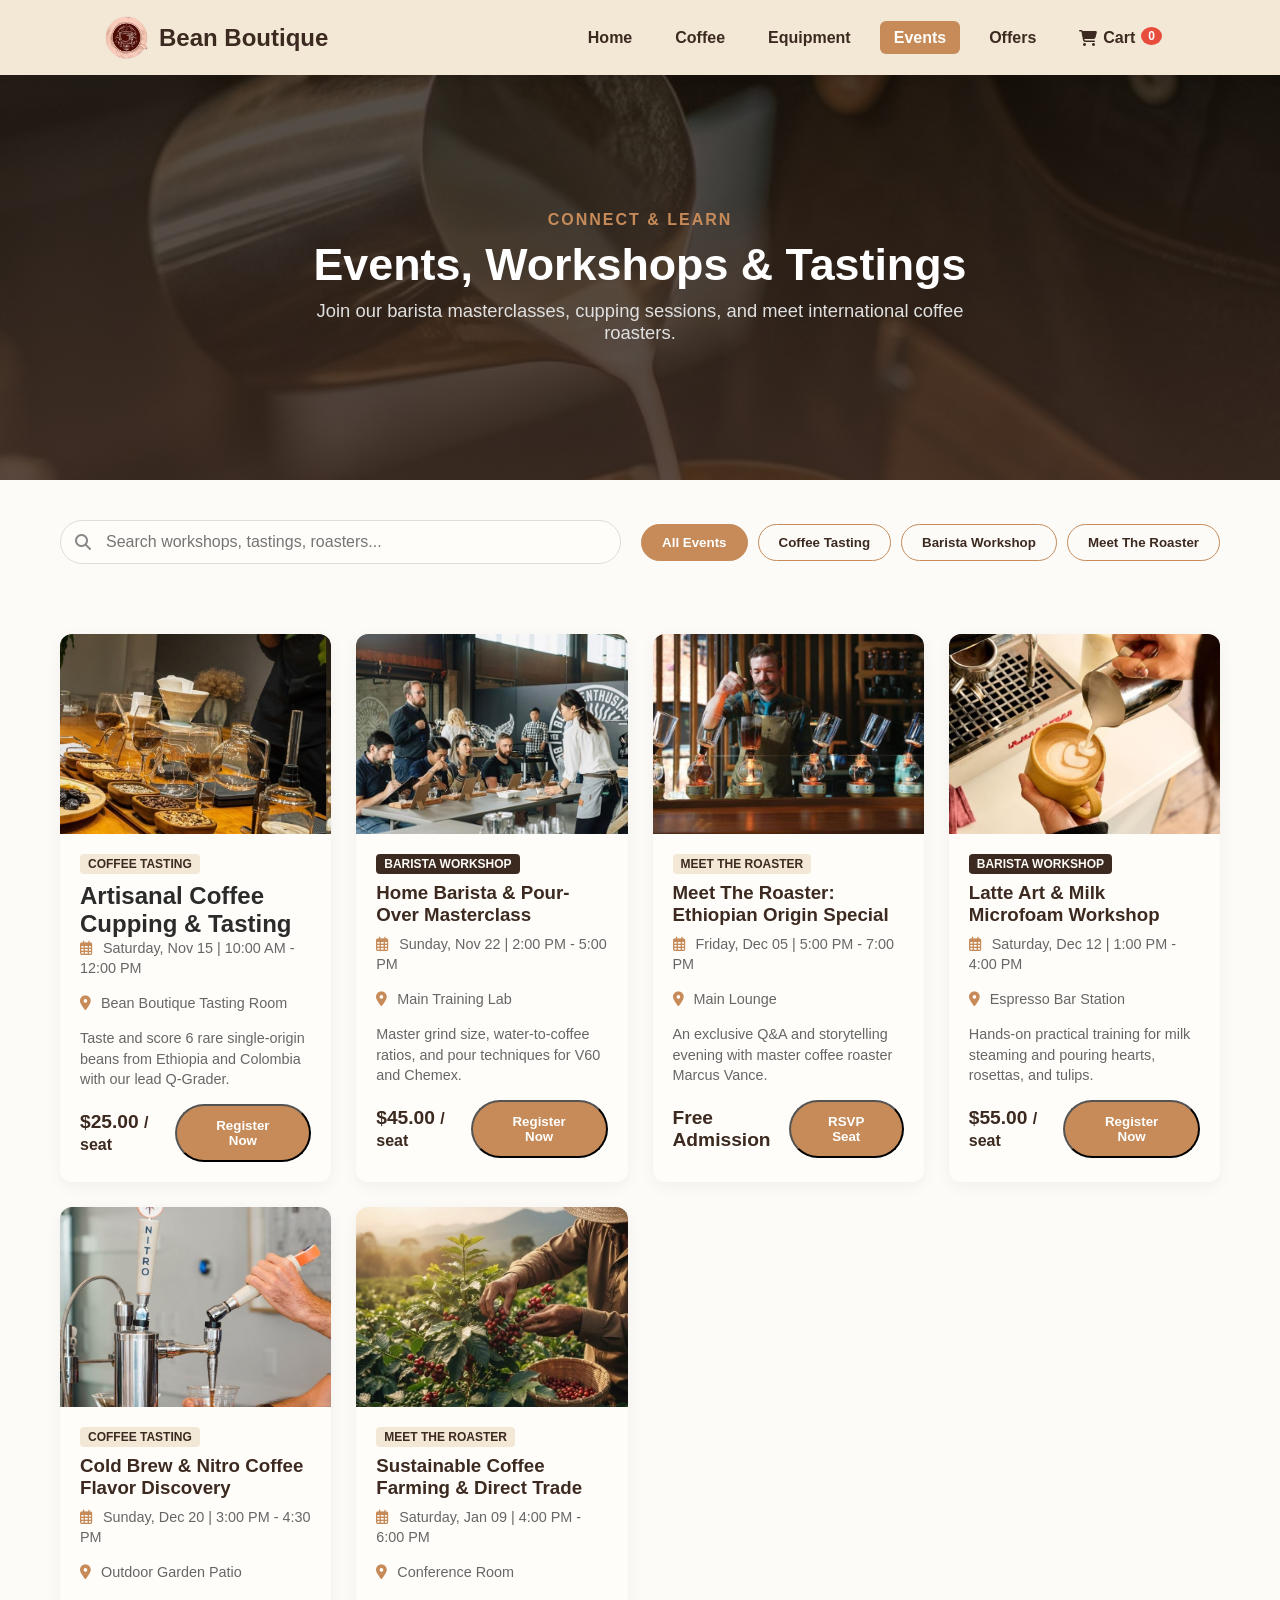
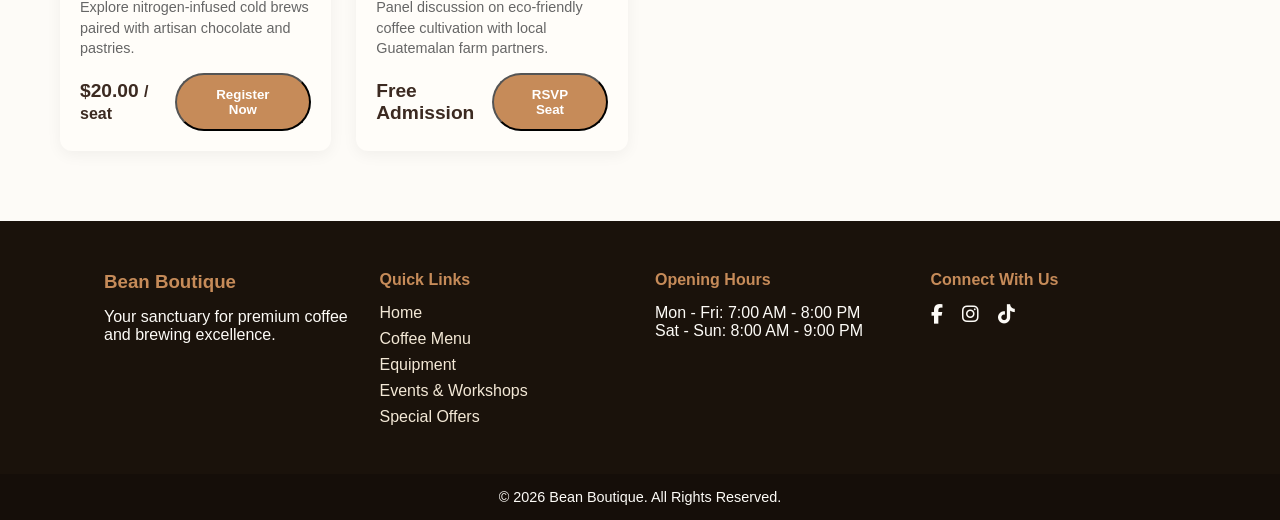
<file: HTML/events.html>
<!DOCTYPE html>
<html lang="en">
<head>
  <meta charset="UTF-8">
  <meta name="viewport" content="width=device-width, initial-scale=1.0">
  <title>Events & Workshops | Bean Boutique</title>
  <link rel="stylesheet" href="../CSS/style.css">
  <link rel="stylesheet" href="https://cdnjs.cloudflare.com/ajax/libs/font-awesome/6.4.0/css/all.min.css">
  <link rel="stylesheet" href="https://unpkg.com/aos@next/dist/aos.css" />
</head>
<body>
  <header>
    <nav class="navbar">
      <div class="logo">
        <img src="../images/logo.png" alt="Bean Boutique Logo">
        <span>Bean Boutique</span>
      </div>
      <div class="menu-toggle" id="mobile-menu" onclick="toggleMenu()">
        <i class="fas fa-bars"></i>
      </div>
      <ul class="nav-links">
        <li><a href="index.html">Home</a></li>
        <li><a href="coffee.html">Coffee</a></li>
        <li><a href="equipment.html">Equipment</a></li>
        <li><a href="events.html">Events</a></li>
        <li><a href="offers.html">Offers</a></li>
        <li>
          <a href="cart.html" class="cart-link">
            <i class="fas fa-shopping-cart"></i> Cart
            <span id="cart-count" class="cart-badge">0</span>
          </a>
        </li>
      </ul>
    </nav>
  </header>

  <section class="coffee-hero-banner" style="background-image: url('../images/image5.jpg');">
    <div class="banner-overlay"></div>
    <div class="banner-text">
      <span class="sub-title">Connect & Learn</span>
      <h1>Events, Workshops & Tastings</h1>
      <p>Join our barista masterclasses, cupping sessions, and meet international coffee roasters.</p>
    </div>
  </section>

  <div class="search-filter-section">
    <div class="search-wrapper">
      <i class="fas fa-search search-icon"></i>
      <input type="text" id="event-search" placeholder="Search workshops, tastings, roasters..." onkeyup="filterEvents()">
    </div>

    <div class="filter-buttons">
      <button class="filter-btn active" onclick="filterCategory('all', this)">All Events</button>
      <button class="filter-btn" onclick="filterCategory('tasting', this)">Coffee Tasting</button>
      <button class="filter-btn" onclick="filterCategory('workshop', this)">Barista Workshop</button>
      <button class="filter-btn" onclick="filterCategory('roaster', this)">Meet The Roaster</button>
    </div>
  </div>

  <section class="featured-section">
    <div class="cards-grid" id="events-grid">

      <div class="card event-card" data-category="tasting" data-title="Artisanal Coffee Cupping & Tasting">
        <div class="card-img"><img src="../images/image27.jpg" alt="Coffee Cupping Session"></div>
        <div class="card-info">
          <span class="badge">Coffee Tasting</span>
          <h2 >Artisanal Coffee Cupping & Tasting</h2>
          <p><i class="far fa-calendar-alt"></i> Saturday, Nov 15 | 10:00 AM - 12:00 PM</p>
          <p><i class="fas fa-map-marker-alt"></i> Bean Boutique Tasting Room</p>
          <p class="event-desc">Taste and score 6 rare single-origin beans from Ethiopia and Colombia with our lead Q-Grader.</p>
          <div class="card-bottom">
            <span class="price">$25.00 <small>/ seat</small></span>
            <button class="btn btn-primary" onclick="openRegisterModal('Artisanal Coffee Cupping & Tasting', '$25.00')">Register Now</button>
          </div>
        </div>
      </div>

      <div class="card event-card" data-category="workshop" data-title="Home Barista & Pour-Over Masterclass">
        <div class="card-img"><img src="../images/image28.jpg" alt="Home Barista Class"></div>
        <div class="card-info">
          <span class="badge badge-beans">Barista Workshop</span>
          <h3>Home Barista & Pour-Over Masterclass</h3>
          <p><i class="far fa-calendar-alt"></i> Sunday, Nov 22 | 2:00 PM - 5:00 PM</p>
          <p><i class="fas fa-map-marker-alt"></i> Main Training Lab</p>
          <p class="event-desc">Master grind size, water-to-coffee ratios, and pour techniques for V60 and Chemex.</p>
          <div class="card-bottom">
            <span class="price">$45.00 <small>/ seat</small></span>
            <button class="btn btn-primary" onclick="openRegisterModal('Home Barista & Pour-Over Masterclass', '$45.00')">Register Now</button>
          </div>
        </div>
      </div>

      <div class="card event-card" data-category="roaster" data-title="Meet The Roaster: Ethiopian Origin Special">
        <div class="card-img"><img src="../images/image29.jpg" alt="Meet The Roaster"></div>
        <div class="card-info">
          <span class="badge">Meet The Roaster</span>
          <h3>Meet The Roaster: Ethiopian Origin Special</h3>
          <p><i class="far fa-calendar-alt"></i> Friday, Dec 05 | 5:00 PM - 7:00 PM</p>
          <p><i class="fas fa-map-marker-alt"></i> Main Lounge</p>
          <p class="event-desc">An exclusive Q&A and storytelling evening with master coffee roaster Marcus Vance.</p>
          <div class="card-bottom">
            <span class="price">Free Admission</span>
            <button class="btn btn-primary" onclick="openRegisterModal('Meet The Roaster: Ethiopian Origin Special', 'Free')">RSVP Seat</button>
          </div>
        </div>
      </div>

      <div class="card event-card" data-category="workshop" data-title="Latte Art & Milk Microfoam Workshop">
        <div class="card-img"><img src="../images/image30.jpg" alt="Latte Art Workshop"></div>
        <div class="card-info">
          <span class="badge badge-beans">Barista Workshop</span>
          <h3>Latte Art & Milk Microfoam Workshop</h3>
          <p><i class="far fa-calendar-alt"></i> Saturday, Dec 12 | 1:00 PM - 4:00 PM</p>
          <p><i class="fas fa-map-marker-alt"></i> Espresso Bar Station</p>
          <p class="event-desc">Hands-on practical training for milk steaming and pouring hearts, rosettas, and tulips.</p>
          <div class="card-bottom">
            <span class="price">$55.00 <small>/ seat</small></span>
            <button class="btn btn-primary" onclick="openRegisterModal('Latte Art & Milk Microfoam Workshop', '$55.00')">Register Now</button>
          </div>
        </div>
      </div>

      <div class="card event-card" data-category="tasting" data-title="Cold Brew & Nitro Coffee Flavor Discovery">
        <div class="card-img"><img src="../images/image31.jpg" alt="Cold Brew Tasting"></div>
        <div class="card-info">
          <span class="badge">Coffee Tasting</span>
          <h3>Cold Brew & Nitro Coffee Flavor Discovery</h3>
          <p><i class="far fa-calendar-alt"></i> Sunday, Dec 20 | 3:00 PM - 4:30 PM</p>
          <p><i class="fas fa-map-marker-alt"></i> Outdoor Garden Patio</p>
          <p class="event-desc">Explore nitrogen-infused cold brews paired with artisan chocolate and pastries.</p>
          <div class="card-bottom">
            <span class="price">$20.00 <small>/ seat</small></span>
            <button class="btn btn-primary" onclick="openRegisterModal('Cold Brew & Nitro Coffee Flavor Discovery', '$20.00')">Register Now</button>
          </div>
        </div>
      </div>

      <div class="card event-card" data-category="roaster" data-title="Sustainable Coffee Farming & Direct Trade">
        <div class="card-img"><img src="../images/image32.jpg" alt="Coffee Farming Panel"></div>
        <div class="card-info">
          <span class="badge">Meet The Roaster</span>
          <h3>Sustainable Coffee Farming & Direct Trade</h3>
          <p><i class="far fa-calendar-alt"></i> Saturday, Jan 09 | 4:00 PM - 6:00 PM</p>
          <p><i class="fas fa-map-marker-alt"></i> Conference Room</p>
          <p class="event-desc">Panel discussion on eco-friendly coffee cultivation with local Guatemalan farm partners.</p>
          <div class="card-bottom">
            <span class="price">Free Admission</span>
            <button class="btn btn-primary" onclick="openRegisterModal('Sustainable Coffee Farming & Direct Trade', 'Free')">RSVP Seat</button>
          </div>
        </div>
      </div>

    </div>

    <div id="no-results" class="no-results" style="display: none;">
      <i class="fas fa-calendar-times"></i>
      <p>No events found matching your search.</p>
    </div>
  </section>
  <div id="event-register-modal" class="modal">
    <div class="modal-content detail-modal-content">
      <span class="close-btn" id="close-event-modal">&times;</span>
      <div class="modal-body">
        <i class="fas fa-ticket-alt gift-icon"></i>
        <h2>Event Registration</h2>
        <p id="modal-event-title-display" class="highlight-title">Event Title Here</p>

        <form id="event-reg-form" novalidate>
          <div class="input-group">
            <label><i class="fas fa-user"></i> Full Name</label>
            <input type="text" id="reg-name" placeholder="John Doe" required>
          </div>

          <div class="input-group">
            <label><i class="fas fa-envelope"></i> Email Address</label>
            <input type="email" id="reg-email" placeholder="example@gmail.com" required>
          </div>

          <div class="input-group">
            <label><i class="fas fa-phone"></i> Phone Number</label>
            <input type="tel" id="reg-phone" placeholder="09xxxxxxxxx" required>
          </div>

          <div class="input-group">
            <label><i class="fas fa-users"></i> Number of Seats</label>
            <select id="reg-seats">
              <option value="1">1 Seat</option>
              <option value="2">2 Seats</option>
              <option value="3">3 Seats</option>
              <option value="4">4 Seats</option>
            </select>
          </div>

          <button type="submit" class="modal-btn">Confirm Registration</button>
        </form>
      </div>
    </div>
  </div>
  <footer>
    <div class="footer-container">
      <div class="footer-col">
        <h3>Bean Boutique</h3>
        <p>Your sanctuary for premium coffee and brewing excellence.</p>
      </div>
      <div class="footer-col">
        <h4>Quick Links</h4>
        <ul>
          <li><a href="index.html">Home</a></li>
          <li><a href="coffee.html">Coffee Menu</a></li>
          <li><a href="equipment.html">Equipment</a></li>
          <li><a href="events.html">Events & Workshops</a></li>
          <li><a href="offers.html">Special Offers</a></li>
        </ul>
      </div>
      <div class="footer-col">
        <h4>Opening Hours</h4>
        <p>Mon - Fri: 7:00 AM - 8:00 PM</p>
        <p>Sat - Sun: 8:00 AM - 9:00 PM</p>
      </div>
      <div class="footer-col">
        <h4>Connect With Us</h4>
        <div class="social-links">
          <a href="#"><i class="fab fa-facebook-f"></i></a>
          <a href="#"><i class="fab fa-instagram"></i></a>
          <a href="#"><i class="fab fa-tiktok"></i></a>
        </div>
      </div>
    </div>
    <div class="footer-bottom">
      <p>&copy; 2026 Bean Boutique. All Rights Reserved.</p>
    </div>
  </footer>

  <script src="../JS/script.js"></script>
</body>
</html>
</file>
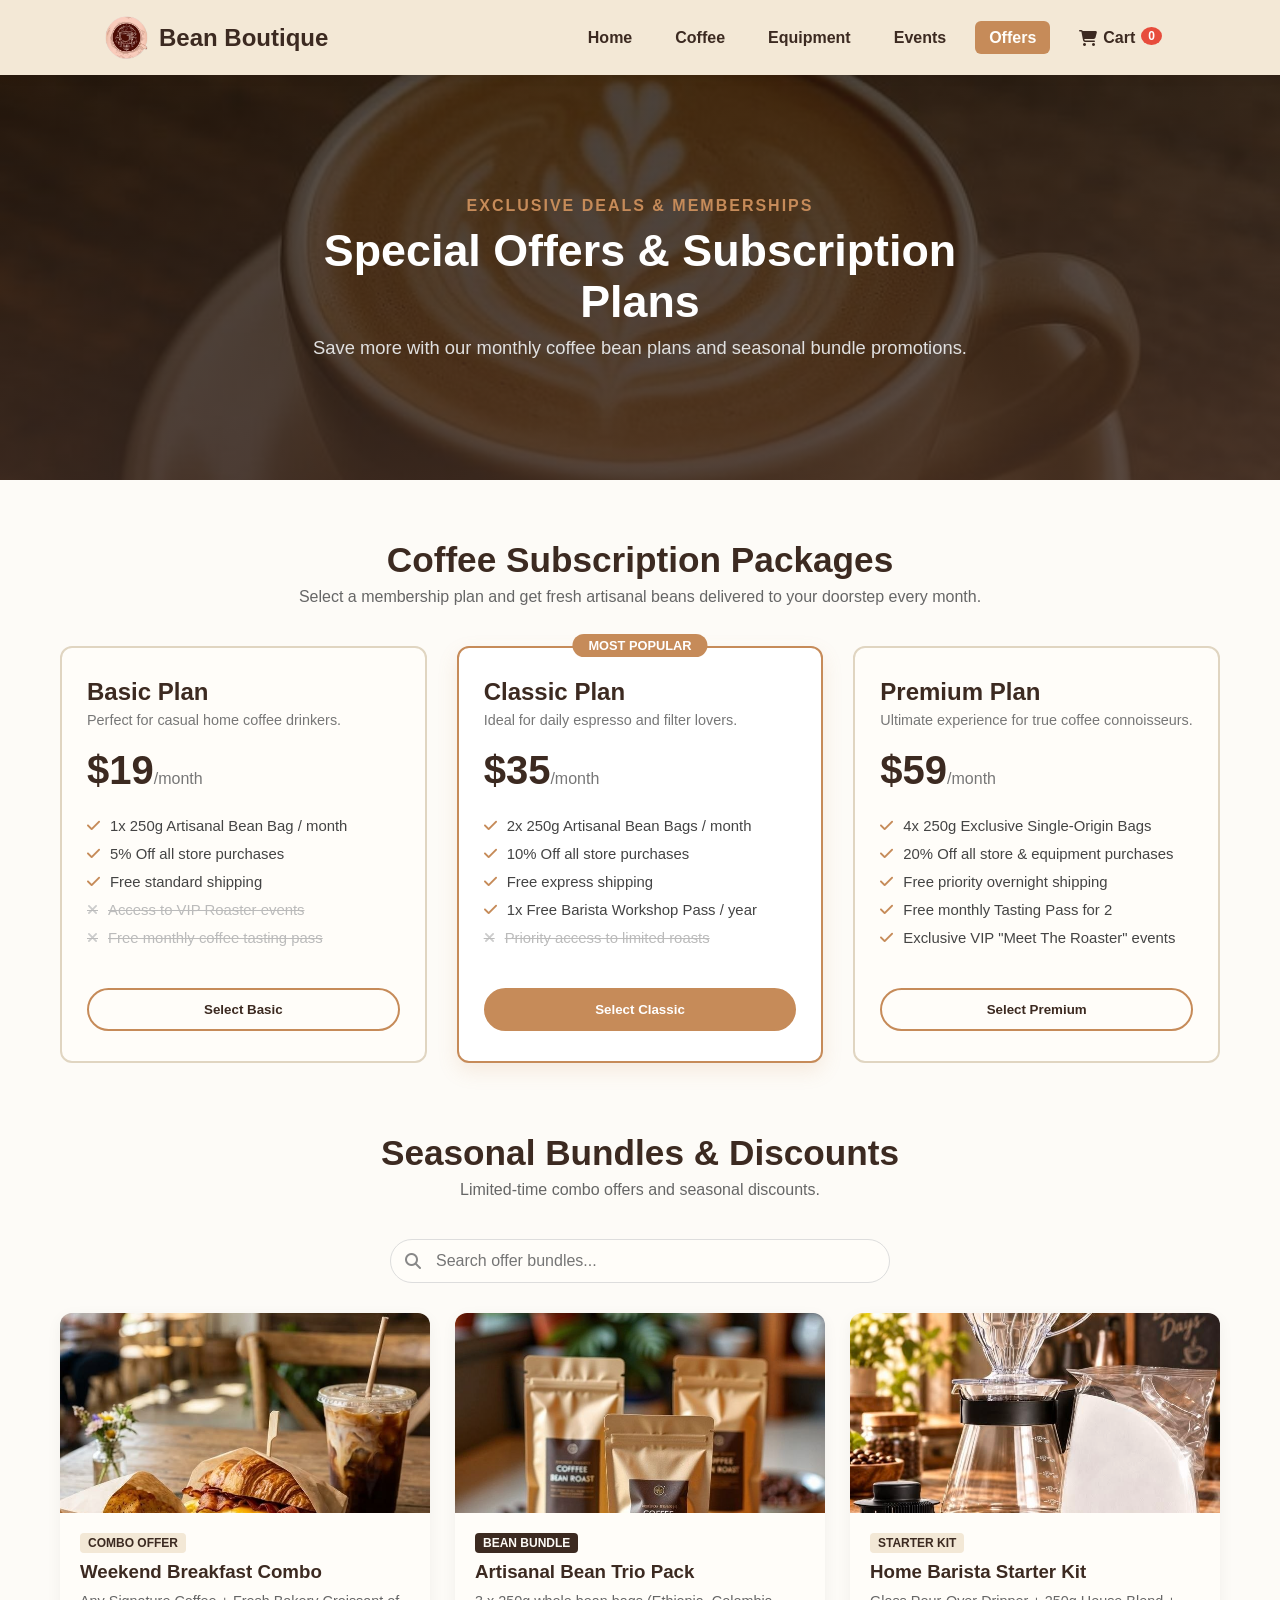
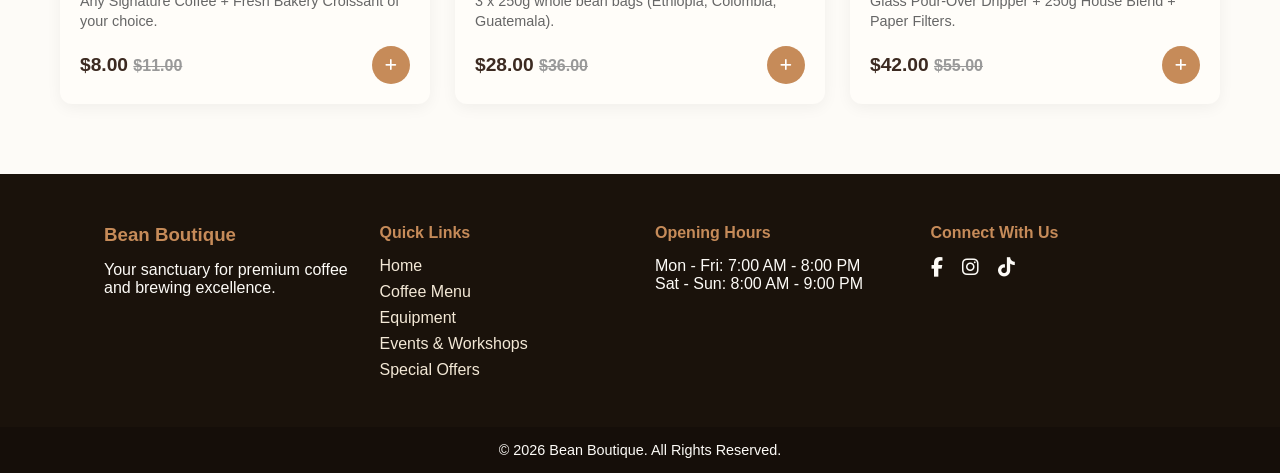
<file: HTML/offers.html>
<!DOCTYPE html>
<html lang="en">
<head>
  <meta charset="UTF-8">
  <meta name="viewport" content="width=device-width, initial-scale=1.0">
  <title>Special Offers & Membership | Bean Boutique</title>
  <link rel="stylesheet" href="../CSS/style.css">
  <link rel="stylesheet" href="https://cdnjs.cloudflare.com/ajax/libs/font-awesome/6.4.0/css/all.min.css">
  <link rel="stylesheet" href="https://unpkg.com/aos@next/dist/aos.css" />
</head>
<body>
  <header>
    <nav class="navbar">
      <div class="logo">
        <img src="../images/logo.png" alt="Bean Boutique Logo">
        <span>Bean Boutique</span>
      </div>
      <div class="menu-toggle" onclick="toggleMenu()"><i class="fas fa-bars"></i></div>
      <ul class="nav-links" id="nav-links">
        <li><a href="index.html">Home</a></li>
        <li><a href="coffee.html">Coffee</a></li>
        <li><a href="equipment.html">Equipment</a></li>
        <li><a href="events.html">Events</a></li>
        <li><a href="offers.html">Offers</a></li>
        <li>
          <a href="cart.html" class="cart-link">
            <i class="fas fa-shopping-cart"></i> Cart
            <span id="cart-count" class="cart-badge">0</span>
          </a>
        </li>
      </ul>
    </nav>
  </header>

  <section class="coffee-hero-banner" style="background-image: url('../images/image2.jpg');">
    <div class="banner-overlay"></div>
    <div class="banner-text">
      <span class="sub-title">Exclusive Deals & Memberships</span>
      <h1>Special Offers & Subscription Plans</h1>
      <p>Save more with our monthly coffee bean plans and seasonal bundle promotions.</p>
    </div>
  </section>

  <section class="pricing-section">
    <div class="section-header">
      <h2>Coffee Subscription Packages</h2>
      <p>Select a membership plan and get fresh artisanal beans delivered to your doorstep every month.</p>
    </div>

    <div class="pricing-grid">
      <div class="pricing-card">
        <div class="pricing-header">
          <h3>Basic Plan</h3>
          <p class="pricing-desc">Perfect for casual home coffee drinkers.</p>
          <div class="price-tag">$19<span>/month</span></div>
        </div>
        <ul class="benefits-list">
          <li><i class="fas fa-check"></i> 1x 250g Artisanal Bean Bag / month</li>
          <li><i class="fas fa-check"></i> 5% Off all store purchases</li>
          <li><i class="fas fa-check"></i> Free standard shipping</li>
          <li class="disabled"><i class="fas fa-times"></i> Access to VIP Roaster events</li>
          <li class="disabled"><i class="fas fa-times"></i> Free monthly coffee tasting pass</li>
        </ul>
        <button onclick="openSubscriptionCheckout('Basic Plan', 19)" class="btn">Select Basic</button>
      </div>
      <div class="pricing-card featured-plan">
        <span class="popular-tag">Most Popular</span>
        <div class="pricing-header">
          <h3>Classic Plan</h3>
          <p class="pricing-desc">Ideal for daily espresso and filter lovers.</p>
          <div class="price-tag">$35<span>/month</span></div>
        </div>
        <ul class="benefits-list">
          <li><i class="fas fa-check"></i> 2x 250g Artisanal Bean Bags / month</li>
          <li><i class="fas fa-check"></i> 10% Off all store purchases</li>
          <li><i class="fas fa-check"></i> Free express shipping</li>
          <li><i class="fas fa-check"></i> 1x Free Barista Workshop Pass / year</li>
          <li class="disabled"><i class="fas fa-times"></i> Priority access to limited roasts</li>
        </ul>
        <button onclick="openSubscriptionCheckout('Classic Plan', 35)" class="btn">Select Classic</button>
      </div>
      <div class="pricing-card">
        <div class="pricing-header">
          <h3>Premium Plan</h3>
          <p class="pricing-desc">Ultimate experience for true coffee connoisseurs.</p>
          <div class="price-tag">$59<span>/month</span></div>
        </div>
        <ul class="benefits-list">
          <li><i class="fas fa-check"></i> 4x 250g Exclusive Single-Origin Bags</li>
          <li><i class="fas fa-check"></i> 20% Off all store & equipment purchases</li>
          <li><i class="fas fa-check"></i> Free priority overnight shipping</li>
          <li><i class="fas fa-check"></i> Free monthly Tasting Pass for 2</li>
          <li><i class="fas fa-check"></i> Exclusive VIP "Meet The Roaster" events</li>
        </ul>
        <button onclick="openSubscriptionCheckout('Premium Plan', 59)" class="btn">Select Premium</button>
      </div>
    </div>
  </section>

  <section class="featured-section">
    <div class="section-header">
      <h2>Seasonal Bundles & Discounts</h2>
      <p>Limited-time combo offers and seasonal discounts.</p>
    </div>

    <div class="search-wrapper" style="max-width: 500px; margin: 0 auto 30px auto;">
      <i class="fas fa-search search-icon"></i>
      <input type="text" id="searchInput" onkeyup="searchItems()" placeholder="Search offer bundles...">
    </div>

    <div class="cards-grid">
      <div class="card" data-title="weekend breakfast combo">
        <div class="card-img"><img src="../images/image33.jpg" alt="Breakfast Combo"></div>
        <div class="card-info">
          <span class="badge">Combo Offer</span>
          <h3>Weekend Breakfast Combo</h3>
          <p>Any Signature Coffee + Fresh Bakery Croissant of your choice.</p>
          <div class="card-bottom">
            <span class="price">$8.00 <small style="text-decoration: line-through; color: #999;">$11.00</small></span>
            <button class="card-btn" onclick="addToCart('Weekend Breakfast Combo', 8.00, '../images/image33.jpg')"><i class="fas fa-plus"></i></button>
          </div>
        </div>
      </div>

      <div class="card" data-title="artisanal bean trio pack">
        <div class="card-img"><img src="../images/image34.jpg" alt="Bean Trio Pack"></div>
        <div class="card-info">
          <span class="badge badge-beans">Bean Bundle</span>
          <h3>Artisanal Bean Trio Pack</h3>
          <p>3 x 250g whole bean bags (Ethiopia, Colombia, Guatemala).</p>
          <div class="card-bottom">
            <span class="price">$28.00 <small style="text-decoration: line-through; color: #999;">$36.00</small></span>
            <button class="card-btn" onclick="addToCart('Artisanal Bean Trio Pack', 28.00, '../images/image34.jpg')"><i class="fas fa-plus"></i></button>
          </div>
        </div>
      </div>

      <div class="card" data-title="home barista starter kit">
        <div class="card-img"><img src="../images/image35.jpg" alt="Barista Kit"></div>
        <div class="card-info">
          <span class="badge">Starter Kit</span>
          <h3>Home Barista Starter Kit</h3>
          <p>Glass Pour-Over Dripper + 250g House Blend + Paper Filters.</p>
          <div class="card-bottom">
            <span class="price">$42.00 <small style="text-decoration: line-through; color: #999;">$55.00</small></span>
            <button class="card-btn" onclick="addToCart('Home Barista Starter Kit', 42.00, '../images/image35.jpg')"><i class="fas fa-plus"></i></button>
          </div>
        </div>
      </div>
    </div>
  </section>
 <div id="subscription-checkout-modal" class="modal" style="display:none; position:fixed; top:0; left:0; width:100%; height:100%; background:rgba(0,0,0,0.5); justify-content:center; align-items:center; z-index:1000;">
  <div class="modal-content" style="background:#fff; padding:30px; border-radius:10px; width:90%; max-width:400px; text-align:center; position:relative;">
    <span id="close-sub-modal" style="position:absolute; top:10px; right:15px; font-size:24px; cursor:pointer;">&times;</span>
    <h3>Complete Your Subscription</h3>
    <p id="sub-modal-title" style="font-weight:bold; font-size:18px; margin:10px 0;"></p>
    <p id="sub-modal-price" style="color:#27ae60; font-size:16px; margin-bottom:20px;"></p>
    
    <form id="sub-checkout-form">
      <input type="text" id="sub-cust-name" placeholder="Your Name" required style="width:100%; padding:10px; margin-bottom:12px; border:1px solid #ccc; border-radius:5px;">
      <input type="email" id="sub-cust-email" placeholder="Your Email" required style="width:100%; padding:10px; margin-bottom:12px; border:1px solid #ccc; border-radius:5px;">
      <input type="text" id="sub-card-number" placeholder="Card Number (4242 4242...)" required maxlength="19" style="width:100%; padding:10px; margin-bottom:12px; border:1px solid #ccc; border-radius:5px;">
      <div style="display:flex; gap:10px; margin-bottom:15px;">
        <input type="text" id="sub-card-expiry" placeholder="MM/YY" required maxlength="5" style="width:50%; padding:10px; border:1px solid #ccc; border-radius:5px;">
        <input type="password" id="sub-card-cvv" placeholder="CVV" required maxlength="4" style="width:50%; padding:10px; border:1px solid #ccc; border-radius:5px;">
      </div>
      <button type="submit" class="btn btn-primary" style="width:100%; padding:10px; background:#6f4e37; color:#fff; border:none; border-radius:5px; cursor:pointer;">Pay & Activate Subscription</button>
    </form>
  </div>
</div>
  <footer>
    <div class="footer-container">
      <div class="footer-col">
        <h3>Bean Boutique</h3>
        <p>Your sanctuary for premium coffee and brewing excellence.</p>
        </div>
      <div class="footer-col">
        <h4>Quick Links</h4>
        <ul>
          <li><a href="index.html">Home</a></li>
          <li><a href="coffee.html">Coffee Menu</a></li>
          <li><a href="equipment.html">Equipment</a></li>
          <li><a href="events.html">Events & Workshops</a></li>
          <li><a href="offers.html">Special Offers</a></li>
        </ul>
      </div>
      <div class="footer-col">
        <h4>Opening Hours</h4>
        <p>Mon - Fri: 7:00 AM - 8:00 PM</p>
        <p>Sat - Sun: 8:00 AM - 9:00 PM</p>
      </div>
      <div class="footer-col">
        <h4>Connect With Us</h4>
        <div class="social-links">
          <a href="#"><i class="fab fa-facebook-f"></i></a>
          <a href="#"><i class="fab fa-instagram"></i></a>
          <a href="#"><i class="fab fa-tiktok"></i></a>
        </div>
      </div>
    </div>
    <div class="footer-bottom">
      <p>&copy; 2026 Bean Boutique. All Rights Reserved.</p>
    </div>
  </footer>

  <script src="../JS/script.js"></script>
</body>
</html>
</file>
<file: CSS/style.css>
:root {
  --bg-cream: #FDFBF7;
  --bg-cream-light: #FFFDF9;
  --bg-cream-dark: #F3E8D6;
  --primary-coffee: #3C2A21;
  --dark-coffee: #1A120B;
  --accent-gold: #C68B59;
  --text-dark: #2B2B2B;
  --text-light: #ffffff;
  --error-color: #e74c3c;
}

* {
  margin: 0;
  padding: 0;
  box-sizing: border-box;
  font-family: 'Segoe UI', Tahoma, Geneva, Verdana, sans-serif;
}

body {
  background-color: var(--bg-cream);
  color: var(--text-dark);
}

header {
  background-color: var(--bg-cream-dark);
  position: sticky;
  top: 0;
  z-index: 1000;
  box-shadow: 0 2px 10px rgba(0, 0, 0, 0.08);
}

.navbar {
  display: flex;
  justify-content: space-between;
  align-items: center;
  padding: 15px 5%;
  max-width: 1200px;
  margin: 0 auto;
}

.logo {
  display: flex;
  align-items: center;
  gap: 10px;
}

.logo img {
  width: 45px;
  height: 45px;
  object-fit: contain;
}

.logo span {
  font-size: 1.5rem;
  font-weight: bold;
  color: var(--primary-coffee);
}

.nav-links {
  display: flex;
  list-style: none;
  gap: 15px;
  align-items: center;
}

.nav-links a {
  text-decoration: none;
  color: var(--primary-coffee);
  font-weight: 600;
  padding: 8px 14px;
  border-radius: 6px;
  transition: all 0.3s ease;
}

.nav-links a:hover,
.nav-links a.active {
  color: var(--bg-cream-light);
  background-color: var(--accent-gold);
}

/* Cart Badge Notification */
.cart-link {
  position: relative;
  display: inline-flex;
  align-items: center;
  gap: 6px;
}

.cart-badge {
  background-color: #e74c3c;
  color: white;
  font-size: 0.75rem;
  font-weight: bold;
  padding: 2px 7px;
  border-radius: 50%;
  position: relative;
  top: -2px;
}

.cart-badge.bump {
  animation: bumpAnim 0.3s ease-out;
}

@keyframes bumpAnim {
  0% { transform: scale(1); }
  50% { transform: scale(1.4); }
  100% { transform: scale(1); }
}

.menu-toggle {
  display: none;
  font-size: 1.5rem;
  cursor: pointer;
  color: var(--primary-coffee);
}

.hero-section {
  position: relative;
  height: 85vh;
  display: flex;
  justify-content: center;
  align-items: center;
  text-align: center;
  color: var(--text-light);
  overflow: hidden;
}

.video-wrapper {
  position: absolute;
  top: 0;
  left: 0;
  width: 100%;
  height: 100%;
  z-index: 1;
}

.video-wrapper video {
  width: 100%;
  height: 100%;
  object-fit: cover;
}

.video-overlay {
  position: absolute;
  top: 0;
  left: 0;
  width: 100%;
  height: 100%;
  background: rgba(26, 18, 11, 0.65);
}

.slideshow-container {
  position: relative;
  z-index: 2;
  max-width: 800px;
  padding: 0 20px;
}

.slide {
  display: none;
}

.slide.fade {
  animation: fadeEffect 1s ease-in-out;
}

@keyframes fadeEffect {
  from { opacity: 0.2; transform: translateY(10px); }
  to { opacity: 1; transform: translateY(0); }
}

.sub-title {
  display: inline-block;
  font-size: 1rem;
  letter-spacing: 2px;
  text-transform: uppercase;
  color: var(--accent-gold);
  margin-bottom: 10px;
  font-weight: 600;
}

.slide h1 {
  font-size: 3rem;
  line-height: 1.2;
  margin-bottom: 15px;
}

.slide p {
  font-size: 1.15rem;
  margin-bottom: 25px;
  color: #E0E0E0;
}

.hero-btns {
  display: flex;
  gap: 15px;
  justify-content: center;
}

.dots-container {
  margin-top: 35px;
}

.dot {
  height: 12px;
  width: 12px;
  margin: 0 5px;
  background-color: rgba(255, 255, 255, 0.4);
  border-radius: 50%;
  display: inline-block;
  cursor: pointer;
  transition: all 0.3s ease;
}

.dot.active, .dot:hover {
  background-color: var(--accent-gold);
  transform: scale(1.2);
}

.btn {
  padding: 12px 28px;
  border-radius: 30px;
  text-decoration: none;
  font-weight: bold;
  transition: all 0.3s ease;
  display: inline-block;
}

.btn-primary {
  background-color: var(--accent-gold);
  color: var(--text-light);
}

.btn-primary:hover {
  background-color: var(--primary-coffee);
}

.btn-outline {
  border: 2px solid var(--text-light);
  color: var(--text-light);
}

.btn-outline:hover {
  background-color: var(--text-light);
  color: var(--primary-coffee);
}
.btn-gold {
  background-color: var(--accent-gold);
  color: var(--text-light);
}

.section-header {
  text-align: center;
  margin-bottom: 40px;
}

.section-header h2 {
  font-size: 2.2rem;
  color: var(--primary-coffee);
  margin-bottom: 8px;
}

.section-header p {
  color: #666;
}

.featured-section {
  max-width: 1200px;
  margin: 70px auto;
  padding: 0 20px;
}

.cards-grid {
  display: grid;
  grid-template-columns: repeat(auto-fit, minmax(250px, 1fr));
  gap: 25px;
}

.card {
  background-color: var(--bg-cream-light);
  border-radius: 12px;
  overflow: hidden;
  box-shadow: 0 4px 15px rgba(0, 0, 0, 0.05);
  transition: transform 0.3s ease, box-shadow 0.3s ease;
}

.card:hover {
  transform: translateY(-8px);
  box-shadow: 0 8px 25px rgba(0, 0, 0, 0.12);
}

.card-img {
  height: 200px;
  overflow: hidden;
}

.card-img img {
  width: 100%;
  height: 100%;
  object-fit: cover;
  transition: transform 0.5s ease;
}

.card:hover .card-img img {
  transform: scale(1.08);
}

.card-info {
  padding: 20px;
}

.card-info h3 {
  color: var(--primary-coffee);
  margin-bottom: 8px;
}

.card-info p {
  font-size: 0.9rem;
  color: #666;
  margin-bottom: 15px;
  line-height: 1.4;
}

.card-bottom {
  display: flex;
  justify-content: space-between;
  align-items: center;
}

.price {
  font-size: 1.2rem;
  font-weight: bold;
  color: var(--primary-coffee);
}

.card-btn {
  width: 38px;
  height: 38px;
  background-color: var(--accent-gold);
  color: var(--text-light);
  border: none;
  border-radius: 50%;
  display: flex;
  align-items: center;
  justify-content: center;
  cursor: pointer;
  transition: background-color 0.3s, transform 0.2s;
}

.card-btn:hover {
  background-color: var(--primary-coffee);
}

.card-btn:active {
  transform: scale(0.9);
}

/* Story Section */
.story-section {
  background-color: var(--bg-cream-dark);
  padding: 80px 20px;
}

.story-container {
  max-width: 1100px;
  margin: 0 auto;
  display: flex;
  align-items: center;
  gap: 50px;
  flex-wrap: wrap;
}

.story-image {
  flex: 1;
  min-width: 300px;
}

.story-image img {
  width: 100%;
  border-radius: 12px;
  box-shadow: 0 10px 20px rgba(0, 0, 0, 0.1);
}

.story-text {
  flex: 1;
  min-width: 300px;
}

.tag {
  color: var(--accent-gold);
  font-weight: bold;
  text-transform: uppercase;
  letter-spacing: 1px;
}

.story-text h2 {
  font-size: 2.2rem;
  color: var(--primary-coffee);
  margin: 10px 0 15px 0;
}

.story-text p {
  color: #555;
  line-height: 1.6;
  margin-bottom: 20px;
}

.story-features {
  list-style: none;
  margin-bottom: 25px;
}

.story-features li {
  margin-bottom: 10px;
  color: var(--primary-coffee);
  font-weight: 600;
  display: flex;
  align-items: center;
  gap: 10px;
}

.story-features i {
  color: var(--accent-gold);
}

.banner-section {
  background-size: cover;
  background-position: center;
  padding: 100px 20px;
  text-align: center;
  color: var(--text-light);
}

.banner-content {
  max-width: 700px;
  margin: 0 auto;
}

.banner-content h2 {
  font-size: 2.5rem;
  margin-bottom: 15px;
}

.banner-content p {
  font-size: 1.1rem;
  margin-bottom: 25px;
  color: #DDD;
}

/* Gallery Section */
.gallery-section {
  max-width: 1200px;
  margin: 70px auto;
  padding: 0 20px;
}

.gallery-grid {
  display: grid;
  grid-template-columns: repeat(auto-fit, minmax(220px, 1fr));
  gap: 15px;
}

.gallery-item {
  height: 220px;
  border-radius: 10px;
  overflow: hidden;
}

.gallery-item img {
  width: 100%;
  height: 100%;
  object-fit: cover;
  transition: transform 0.4s ease;
}

.gallery-item:hover img {
  transform: scale(1.1);
}

footer {
  background-color: var(--dark-coffee);
  color: var(--bg-cream);
  padding-top: 50px;
}

.footer-container {
  display: flex;
  flex-wrap: wrap;
  justify-content: space-between;
  max-width: 1200px;
  margin: 0 auto;
  padding: 0 5% 40px 5%;
  gap: 30px;
}

.footer-col {
  flex: 1;
  min-width: 200px;
}

.footer-col h3, .footer-col h4 {
  color: var(--accent-gold);
  margin-bottom: 15px;
}
.footer-col ul {
  list-style: none;
}

.footer-col ul li {
  margin-bottom: 8px;
}

.footer-col ul li a {
  color: var(--bg-cream-dark);
  text-decoration: none;
}

.social-links a {
  color: var(--bg-cream);
  font-size: 1.2rem;
  margin-right: 15px;
}

.footer-bottom {
  text-align: center;
  padding: 15px;
  background-color: rgba(0, 0, 0, 0.2);
  font-size: 0.9rem;
}

.modal {
  display: none;
  position: fixed;
  z-index: 2000;
  left: 0;
  top: 0;
  width: 100%;
  height: 100%;
  background-color: rgba(0, 0, 0, 0.6);
  justify-content: center;
  align-items: center;
}

.modal-content {
  background-color: var(--bg-cream-light);
  padding: 30px;
  border-radius: 12px;
  max-width: 450px;
  width: 90%;
  position: relative;
  text-align: center;
  box-shadow: 0 5px 25px rgba(0, 0, 0, 0.3);
}

.close-btn {
  position: absolute;
  top: 10px;
  right: 15px;
  font-size: 1.8rem;
  cursor: pointer;
  color: var(--primary-coffee);
}

.gift-icon {
  font-size: 3rem;
  color: var(--accent-gold);
  margin-bottom: 10px;
}

.modal h2 {
  color: var(--primary-coffee);
  margin-bottom: 10px;
}

.modal p {
  font-size: 0.95rem;
  color: #555;
  margin-bottom: 20px;
}

.input-group {
  margin-bottom: 15px;
  text-align: left;
}

.modal input[type="email"] {
  width: 100%;
  padding: 12px;
  border: 1px solid #ccc;
  border-radius: 6px;
  font-size: 1rem;
}

.modal input[type="email"].invalid {
  border-color: var(--error-color);
}

.error-msg {
  color: var(--error-color);
  font-size: 0.85rem;
  margin-top: 5px;
  display: none;
}

.modal-btn {
  width: 100%;
  padding: 12px;
  background-color: var(--primary-coffee);
  color: white;
  border: none;
  border-radius: 6px;
  font-size: 1rem;
  font-weight: bold;
  cursor: pointer;
}

@media (max-width: 768px) {
  .nav-links {
    display: none;
    flex-direction: column;
    position: absolute;
    top: 70px;
    left: 0;
    width: 100%;
    background-color: var(--bg-cream-dark);
    padding: 20px 0;
    text-align: center;
  }

  .nav-links.show {
    display: flex;
  }

  .menu-toggle {
    display: block;
  }

  .slide h1 {
    font-size: 2rem;
  }

  .slide h1, .banner-text h1 {
    font-size: 1.8rem !important;
    line-height: 1.3;
  }
  
  .slide p, .banner-text p {
    font-size: 0.95rem !important;
    margin-bottom: 15px;
  }

  .hero-section, .coffee-hero-banner {
    height: 60vh !important; 
    padding: 20px;
  }

  .hero-btns {
    flex-direction: column;
    gap: 10px;
  }

  .btn {
    padding: 10px 20px;
    font-size: 0.9rem;
  }

}

.coffee-hero-banner {
  position: relative;
  height: 45vh;
  background-image: url('../images/image1.jpg');
  background-size: cover;
  background-position: center;
  background-attachment: fixed;
  display: flex;
  justify-content: center;
  align-items: center;
  text-align: center;
  color: var(--text-light);
}

.banner-overlay {
  position: absolute;
  top: 0;
  left: 0;
  width: 100%;
  height: 100%;
  background: linear-gradient(rgba(26, 18, 11, 0.75), rgba(60, 42, 33, 0.85));
}

.banner-text {
  position: relative;
  z-index: 2;
  max-width: 700px;
  padding: 0 20px;
}

.banner-text h1 {
  font-size: 2.8rem;
  margin-bottom: 10px;
}

.banner-text p {
  font-size: 1.15rem;
  color: #E0E0E0;
}

.search-filter-section {
  max-width: 1200px;
  margin: 40px auto 20px auto;
  padding: 0 20px;
  display: flex;
  justify-content: space-between;
  align-items: center;
  gap: 20px;
  flex-wrap: wrap;
}

.search-wrapper {
  position: relative;
  flex: 1;
  min-width: 280px;
}

.search-icon {
  position: absolute;
  left: 15px;
  top: 50%;
  transform: translateY(-50%);
  color: #888;
}

.search-wrapper input {
  width: 100%;
  padding: 12px 15px 12px 45px;
  border: 1px solid #ddd;
  border-radius: 25px;
  font-size: 1rem;
  outline: none;
  transition: border-color 0.3s;
  background-color: var(--bg-cream-light);
}

.search-wrapper input:focus {
  border-color: var(--accent-gold);
}

.filter-buttons {
  display: flex;
  gap: 10px;
}

.filter-btn {
  padding: 10px 20px;
  border: 1px solid var(--accent-gold);
  background-color: transparent;
  color: var(--primary-coffee);
  border-radius: 20px;
  cursor: pointer;
  font-weight: 600;
  transition: all 0.3s ease;
}

.filter-btn.active, .filter-btn:hover {
  background-color: var(--accent-gold);
  color: white;
}

/* Card Badges */
.badge {
  display: inline-block;
  font-size: 0.75rem;
  font-weight: bold;
  padding: 3px 8px;
  background-color: var(--bg-cream-dark);
  color: var(--primary-coffee);
  border-radius: 4px;
  margin-bottom: 8px;
  text-transform: uppercase;
}

.badge-beans {
  background-color: var(--primary-coffee);
  color: var(--bg-cream);
}

.no-results {
  text-align: center;
  padding: 50px 20px;
  color: #777;
  font-size: 1.2rem;
}

.no-results i {
  font-size: 3rem;
  color: var(--accent-gold);
  margin-bottom: 10px;
}
/* Details Link Button */
.details-link-btn {
  background: none;
  border: none;
  color: var(--accent-gold);
  font-weight: bold;
  font-size: 0.88rem;
  cursor: pointer;
  padding: 6px 0;
  margin-bottom: 12px;
  display: flex;
  align-items: center;
  gap: 6px;
  transition: color 0.3s ease;
}

.details-link-btn:hover {
  color: var(--primary-coffee);
  text-decoration: underline;
}

.detail-modal-content {
  max-width: 550px !important;
  text-align: left !important;
  padding: 25px !important;
}

.detail-modal-body img {
  width: 100%;
  height: 220px;
  object-fit: cover;
  border-radius: 8px;
  margin-bottom: 15px;
}

.detail-modal-body h2 {
  color: var(--primary-coffee);
  margin-bottom: 15px;
  font-size: 1.6rem;
}

.detail-block {
  background-color: var(--bg-cream-dark);
  padding: 15px;
  border-radius: 8px;
  margin-bottom: 12px;
}

.detail-block h4 {
  color: var(--primary-coffee);
  margin-bottom: 6px;
  font-size: 1rem;
  display: flex;
  align-items: center;
  gap: 8px;
}

.detail-block p {
  color: #444;
  font-size: 0.92rem;
  line-height: 1.5;
}

.event-desc {
  font-size: 0.9rem;
  color: #666;
  margin: 10px 0;
  line-height: 1.4;
}

.card-info p i {
  color: var(--accent-gold);
  margin-right: 6px;
}

.highlight-title {
  color: var(--accent-gold) !important;
  font-weight: bold;
  font-size: 1.1rem !important;
  margin-bottom: 15px !important;
}

.input-group label {
  display: block;
  font-size: 0.9rem;
  color: var(--primary-coffee);
  font-weight: bold;
  margin-bottom: 5px;
  text-align: left;
}

.input-group select {
  width: 100%;
  padding: 10px;
  border: 1px solid #ccc;
  border-radius: 6px;
  font-size: 1rem;
}

/* Pricing Section */
.pricing-section {
  max-width: 1200px;
  margin: 60px auto;
  padding: 0 20px;
}

.pricing-grid {
  display: grid;
  grid-template-columns: repeat(auto-fit, minmax(280px, 1fr));
  gap: 30px;
  margin-top: 40px;
}

.pricing-card {
  background-color: var(--bg-cream-light);
  border: 2px solid #E0D5C1;
  border-radius: 12px;
  padding: 30px 25px;
  position: relative;
  display: flex;
  flex-direction: column;
  justify-content: space-between;
  transition: all 0.3s ease;
}

.pricing-card .btn {
  width: 100%;
  text-align: center;
  border: 2px solid var(--accent-gold);
  color: var(--primary-coffee);
  background-color: transparent;
  transition: all 0.3s ease;
}

.pricing-card:hover {
  border-color: var(--accent-gold);
  background-color: #FFFFFF;
  box-shadow: 0 10px 25px rgba(198, 139, 89, 0.25);
  transform: translateY(-8px);
}

.pricing-card:hover .btn {
  background-color: var(--accent-gold);
  color: var(--text-light);
}

.featured-plan {
  border-color: var(--accent-gold);
  background-color: #FFFFFF;
  box-shadow: 0 8px 20px rgba(198, 139, 89, 0.15);
}

.featured-plan .btn {
  background-color: var(--accent-gold);
  color: var(--text-light);
}

.popular-tag {
  position: absolute;
  top: -14px;
  left: 50%;
  transform: translateX(-50%);
  background-color: var(--accent-gold);
  color: white;
  padding: 4px 16px;
  font-size: 0.8rem;
  font-weight: bold;
  border-radius: 20px;
  text-transform: uppercase;
}

.pricing-header h3 {
  color: var(--primary-coffee);
  font-size: 1.5rem;
  margin-bottom: 6px;
}

.pricing-desc {
  color: #777;
  font-size: 0.9rem;
  margin-bottom: 20px;
}

.price-tag {
  font-size: 2.5rem;
  font-weight: bold;
  color: var(--primary-coffee);
  margin-bottom: 25px;
}

.price-tag span {
  font-size: 1rem;
  color: #777;
  font-weight: normal;
}

.benefits-list {
  list-style: none;
  margin-bottom: 30px;
}

.benefits-list li {
  font-size: 0.93rem;
  color: #444;
  margin-bottom: 12px;
  display: flex;
  align-items: center;
  gap: 10px;
}

.benefits-list li i.fa-check {
  color: var(--accent-gold);
}

.benefits-list li.disabled {
  color: #BBB;
  text-decoration: line-through;
}

.benefits-list li.disabled i {
  color: #CCC;
}

.full-btn {
  width: 100%;
  text-align: center;
}

/* Cart Page Styling */
.cart-page-section {
  max-width: 1100px;
  margin: 40px auto 70px auto;
  padding: 0 20px;
}

.cart-container {
  display: flex;
  gap: 30px;
  flex-wrap: wrap;
}

.cart-items-wrapper {
  flex: 2;
  min-width: 300px;
}

.cart-header-actions {
  display: flex;
  justify-content: space-between;
  align-items: center;
  margin-bottom: 20px;
}

.cart-header-actions h3 {
  color: var(--primary-coffee);
  font-size: 1.5rem;
}

.clear-cart-btn {
  background: none;
  border: none;
  color: #e74c3c;
  cursor: pointer;
  font-weight: bold;
  font-size: 0.9rem;
}

.cart-item-row {
  display: flex;
  align-items: center;
  justify-content: space-between;
  background-color: var(--bg-cream-light);
  padding: 15px;
  border-radius: 10px;
  margin-bottom: 15px;
  box-shadow: 0 2px 8px rgba(0, 0, 0, 0.04);
}

.cart-item-info {
  display: flex;
  align-items: center;
  gap: 15px;
}

.cart-item-info img {
  width: 65px;
  height: 65px;
  object-fit: cover;
  border-radius: 8px;
}

.cart-item-details h4 {
  color: var(--primary-coffee);
  margin-bottom: 4px;
}

.cart-item-details p {
  color: #666;
  font-size: 0.9rem;
}

.cart-qty-controls {
  display: flex;
  align-items: center;
  gap: 12px;
}

.qty-btn {
  width: 30px;
  height: 30px;
  border-radius: 50%;
  border: 1px solid var(--accent-gold);
  background-color: white;
  color: var(--primary-coffee);
  cursor: pointer;
  font-weight: bold;
  font-size: 1rem;
  transition: all 0.2s;
}

.qty-btn:hover {
  background-color: var(--accent-gold);
  color: white;
}

.remove-btn {
  color: #e74c3c;
  cursor: pointer;
  margin-left: 10px;
  font-size: 1.1rem;
}
.coupon-box {
  display: flex;
  gap: 8px;
  margin-bottom: 15px;
}

.coupon-box input {
  flex: 1;
  padding: 8px 12px;
  border: 1px solid #ccc;
  border-radius: 6px;
  font-size: 0.9rem;
}

.coupon-box button {
  padding: 8px 15px;
  background-color: var(--primary-coffee);
  color: white;
  border: none;
  border-radius: 6px;
  cursor: pointer;
  font-weight: bold;
}

.coupon-msg {
  font-size: 0.85rem;
  margin-bottom: 15px;
}

.checkout-form {
  margin-top: 20px;
  display: flex;
  flex-direction: column;
  gap: 10px;
}

.checkout-form input, .checkout-form textarea {
  padding: 10px;
  border: 1px solid #ccc;
  border-radius: 6px;
  font-size: 0.9rem;
  width: 100%;
}

.checkout-btn {
  width: 100%;
  border: none;
  cursor: pointer;
  margin-top: 10px;
}
</file>
